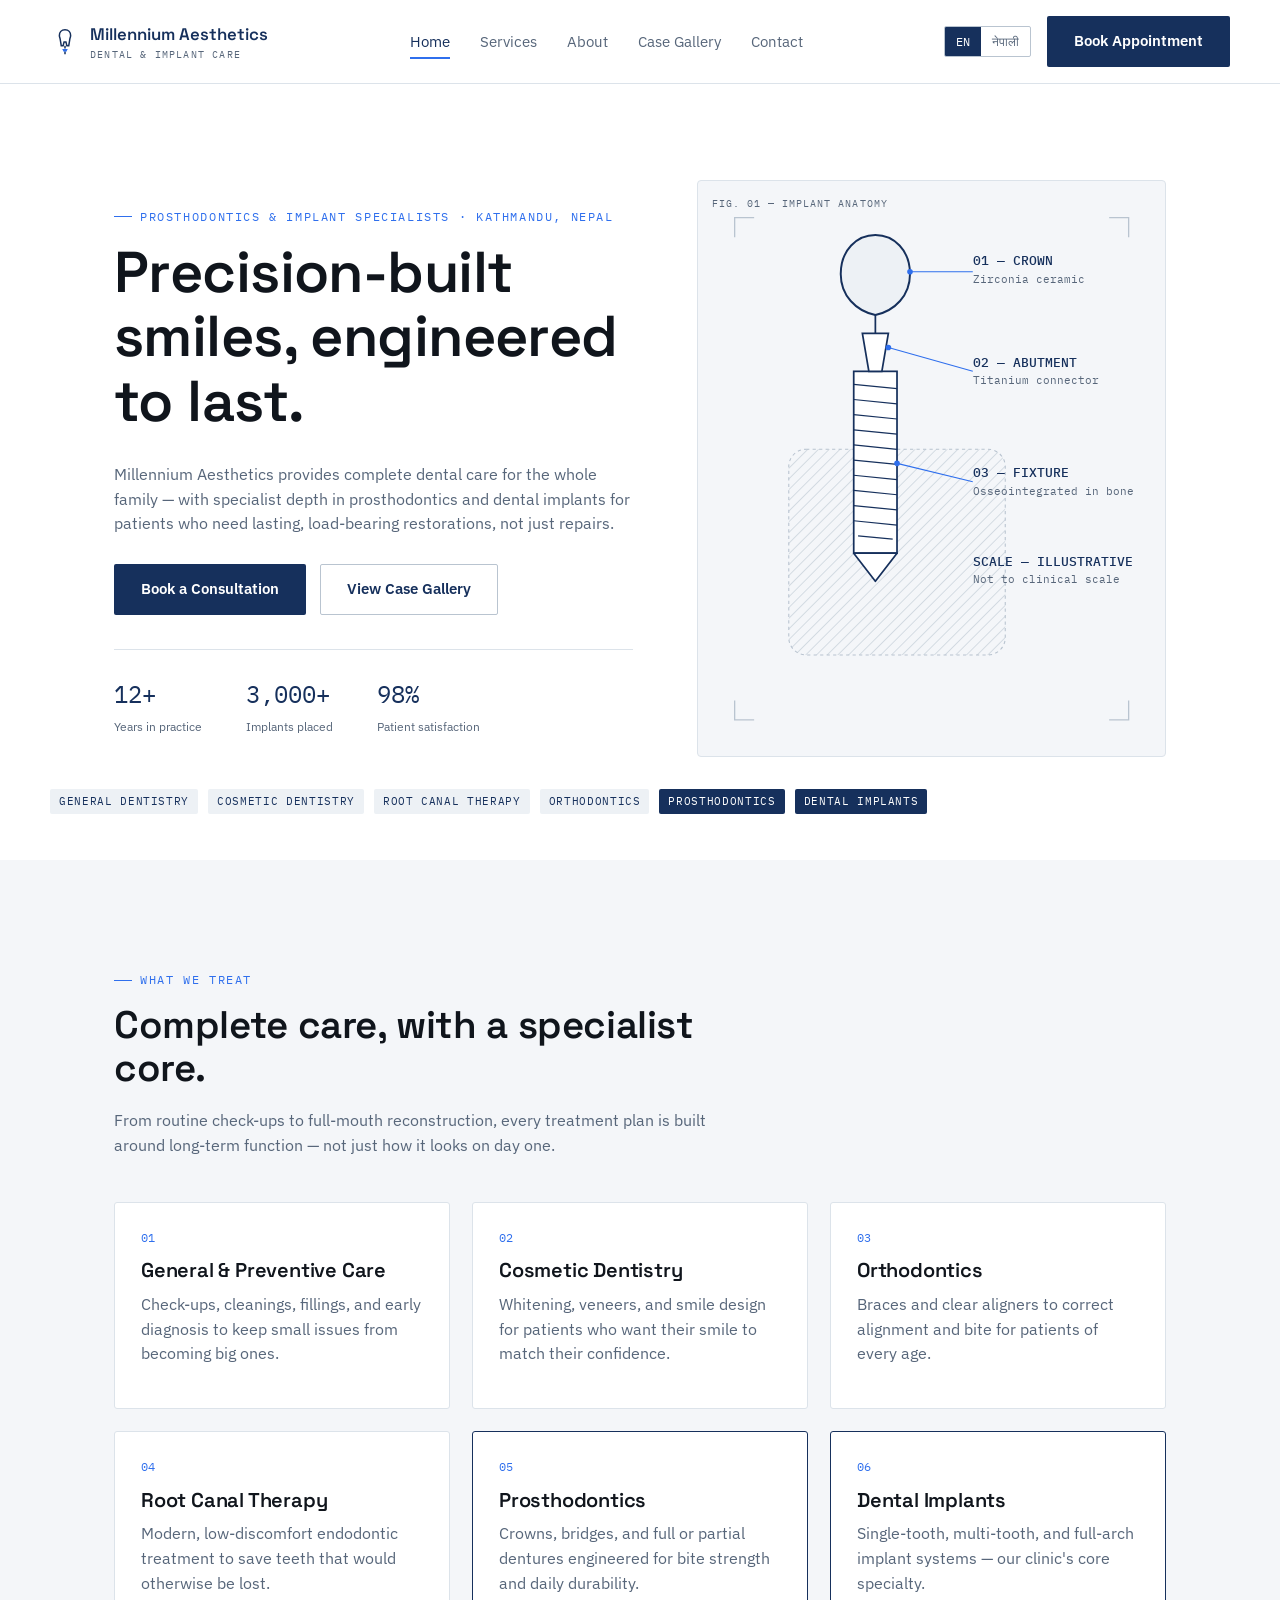
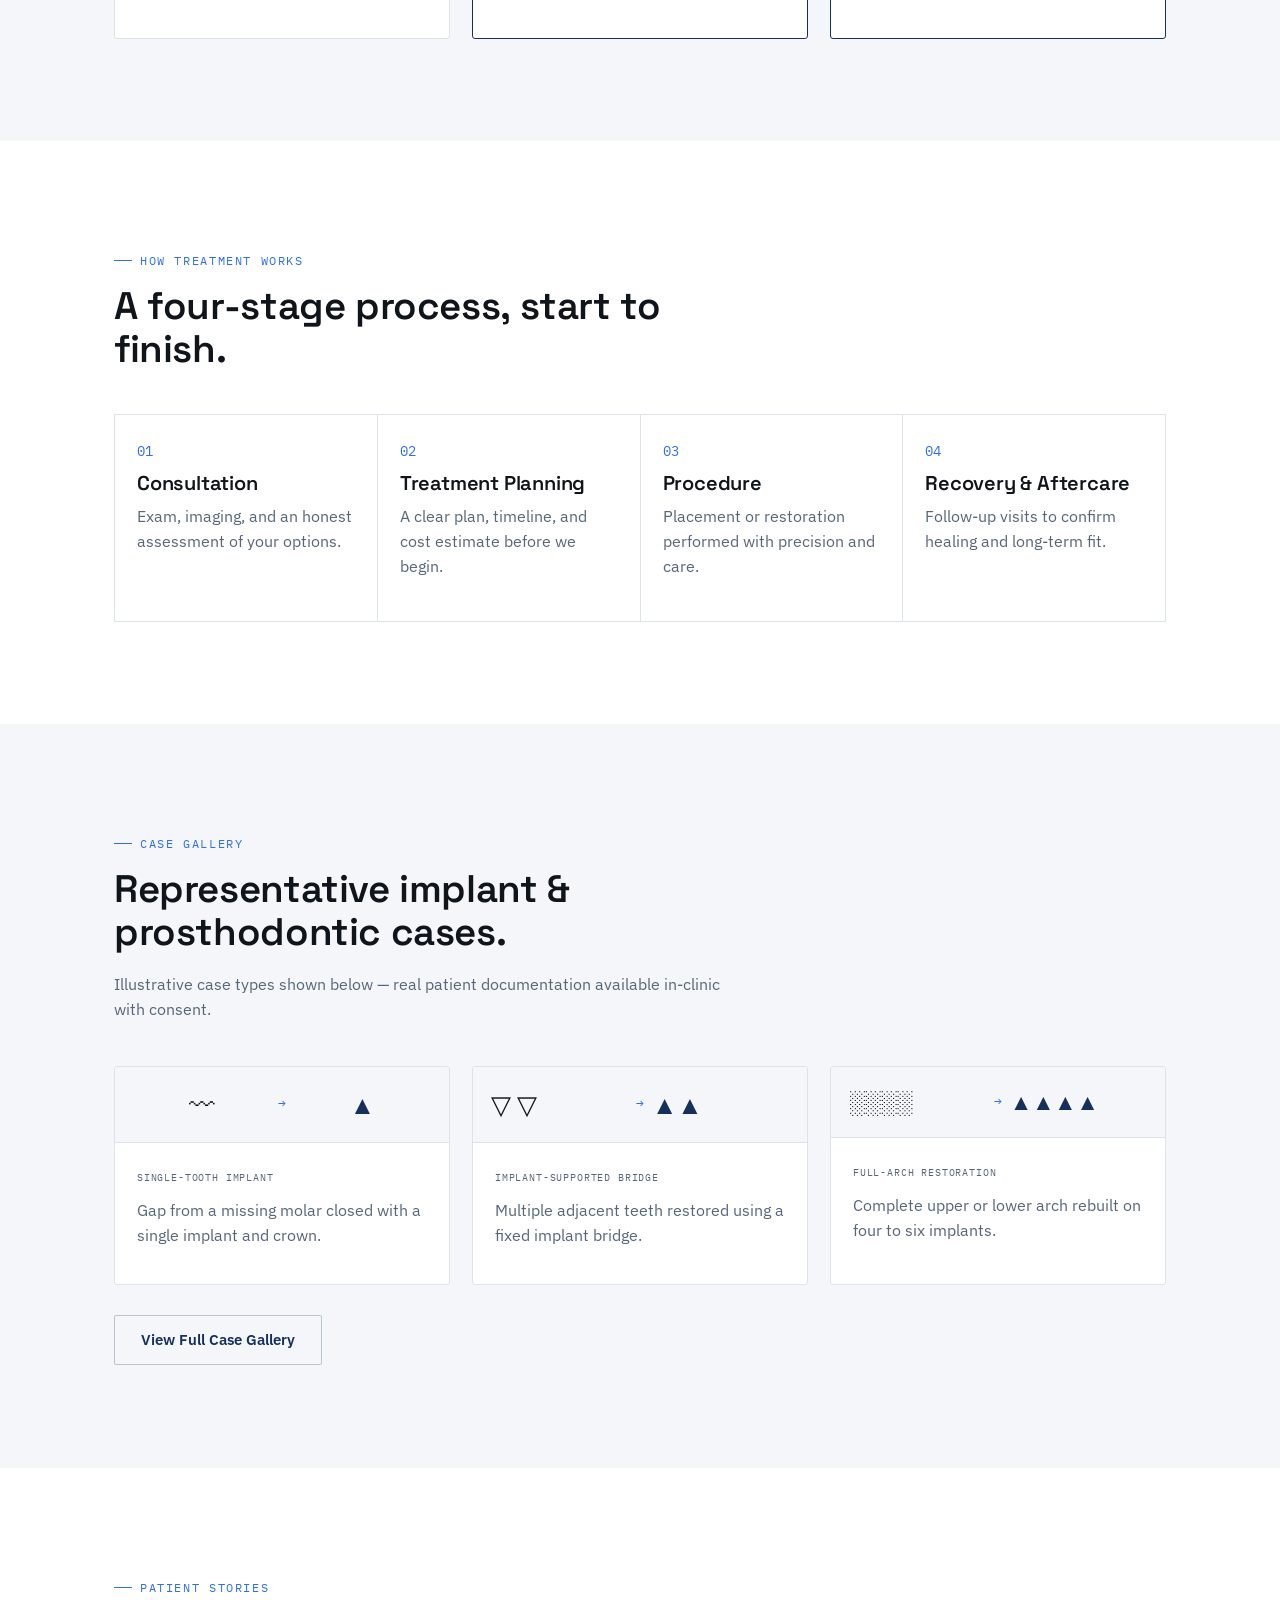
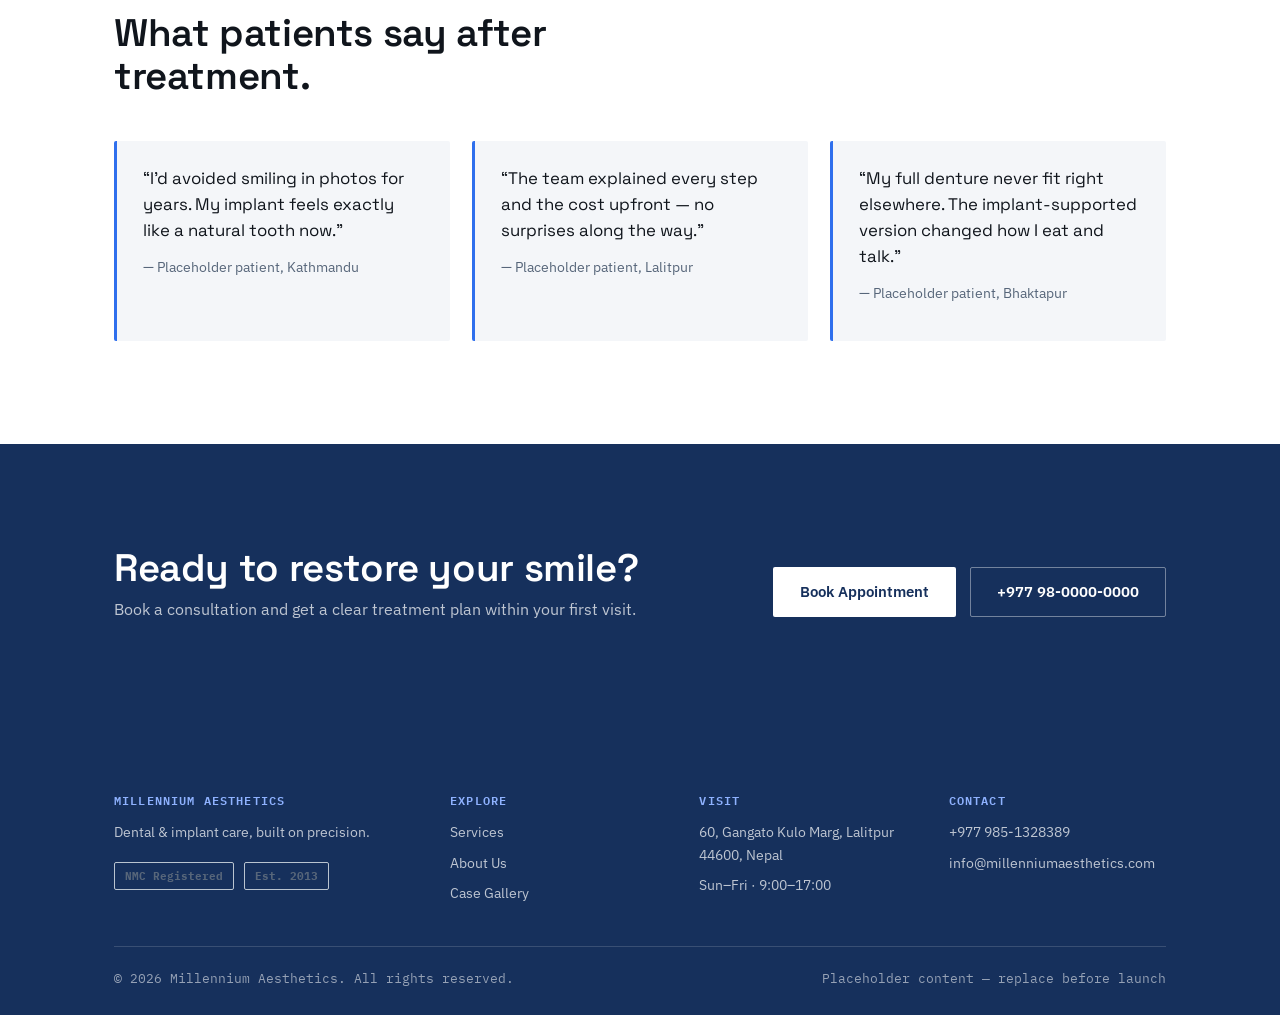
<file: index.html>
<!DOCTYPE html>
<html lang="en">
<head>
<meta charset="UTF-8">
<meta name="viewport" content="width=device-width, initial-scale=1.0">
<title>Millennium Aesthetics — Dental & Implant Care, Kathmandu</title>
<meta name="description" content="Millennium Aesthetics is a Kathmandu dental clinic specializing in prosthodontics and dental implants, alongside complete general dental care.">
<link rel="preconnect" href="https://fonts.googleapis.com">
<link href="https://fonts.googleapis.com/css2?family=Space+Grotesk:wght@500;600;700&family=IBM+Plex+Sans:wght@400;500;600&family=IBM+Plex+Mono:wght@400;500&display=swap" rel="stylesheet">
<link rel="stylesheet" href="css/style.css">
</head>
<body>

<header class="site-header">
  <div class="wrap nav">
    <a href="index.html" class="brand">
      <svg class="brand-mark" viewBox="0 0 32 32" aria-hidden="true">
        <path d="M16 4c-4 0-6 3-6 6 0 2 1 3 1 5l1 6h2l1-4h2l1 4h2l1-6c0-2 1-3 1-5 0-3-2-6-6-6z" fill="none" stroke="var(--blue-deep)" stroke-width="1.6"/>
        <line x1="16" y1="21" x2="16" y2="24" stroke="var(--blue-deep)" stroke-width="1.6"/>
        <path d="M13 24.5h6l-1.6 3h-2.8z" fill="var(--blue-signal)"/>
        <line x1="16" y1="27.5" x2="16" y2="30" stroke="var(--blue-deep)" stroke-width="1.6"/>
      </svg>
      <span>
        Millennium Aesthetics
        <span class="brand-sub" data-en="Dental &amp; Implant Care" data-np="डेन्टल तथा इम्प्लान्ट सेवा">Dental &amp; Implant Care</span>
      </span>
    </a>

    <nav>
      <ul class="nav-links">
        <li><a href="index.html" aria-current="page" data-en="Home" data-np="गृहपृष्ठ">Home</a></li>
        <li><a href="services.html" data-en="Services" data-np="सेवाहरू">Services</a></li>
        <li><a href="about.html" data-en="About" data-np="हाम्रोबारे">About</a></li>
        <li><a href="gallery.html" data-en="Case Gallery" data-np="केस ग्यालरी">Case Gallery</a></li>
        <li><a href="contact.html" data-en="Contact" data-np="सम्पर्क">Contact</a></li>
      </ul>
    </nav>

    <div class="nav-right">
      <div class="lang-toggle">
        <button type="button" class="active" data-lang="en">EN</button>
        <button type="button" data-lang="np">नेपाली</button>
      </div>
      <a href="contact.html" class="btn btn-primary nav-cta" data-en="Book Appointment" data-np="अपोइन्टमेन्ट बुक गर्नुहोस्">Book Appointment</a>
      <button class="nav-toggle" aria-label="Menu"><span></span><span></span><span></span></button>
    </div>
  </div>
</header>

<main>

  <!-- HERO -->
  <section class="hero">
    <div class="wrap hero-grid">
      <div>
        <span class="eyebrow" data-en="Prosthodontics &amp; Implant Specialists · Kathmandu, Nepal" data-np="प्रोस्थोडोन्टिक्स तथा इम्प्लान्ट विशेषज्ञ · काठमाडौं, नेपाल">Prosthodontics &amp; Implant Specialists · Kathmandu, Nepal</span>
        <h1 data-en="Precision-built smiles, engineered to last." data-np="सटीक ढंगले निर्मित मुस्कान, दिगो हुने गरी।">Precision-built smiles, engineered to last.</h1>
        <p data-en="Millennium Aesthetics provides complete dental care for the whole family — with specialist depth in prosthodontics and dental implants for patients who need lasting, load-bearing restorations, not just repairs." data-np="मिलेनियम एस्थेटिक्सले सम्पूर्ण परिवारका लागि पूर्ण डेन्टल सेवा प्रदान गर्दछ — साथै दिगो र भरपर्दो पुनर्स्थापना चाहिने बिरामीहरूका लागि प्रोस्थोडोन्टिक्स र डेन्टल इम्प्लान्टमा विशेष विज्ञता सहित।">Millennium Aesthetics provides complete dental care for the whole family — with specialist depth in prosthodontics and dental implants for patients who need lasting, load-bearing restorations, not just repairs.</p>

        <div class="hero-actions">
          <a href="contact.html" class="btn btn-primary" data-en="Book a Consultation" data-np="परामर्श बुक गर्नुहोस्">Book a Consultation</a>
          <a href="gallery.html" class="btn btn-ghost" data-en="View Case Gallery" data-np="केस ग्यालरी हेर्नुहोस्">View Case Gallery</a>
        </div>

        <div class="hero-stats">
          <div>
            <span class="stat-num">12+</span>
            <span class="stat-label" data-en="Years in practice" data-np="वर्षको अनुभव">Years in practice</span>
          </div>
          <div>
            <span class="stat-num">3,000+</span>
            <span class="stat-label" data-en="Implants placed" data-np="राखिएका इम्प्लान्टहरू">Implants placed</span>
          </div>
          <div>
            <span class="stat-num">98%</span>
            <span class="stat-label" data-en="Patient satisfaction" data-np="बिरामी सन्तुष्टि">Patient satisfaction</span>
          </div>
        </div>
      </div>

      <div class="blueprint-panel" data-tag="Fig. 01 — Implant Anatomy">
        <svg viewBox="0 0 380 480" role="img" aria-labelledby="implantTitle">
          <title id="implantTitle">Cross-section diagram of a dental implant: crown, abutment, and fixture</title>
          <defs>
            <pattern id="hatch-home" width="7" height="7" patternTransform="rotate(45)" patternUnits="userSpaceOnUse">
              <line x1="0" y1="0" x2="0" y2="7" stroke="var(--line-strong)" stroke-width="1"/>
            </pattern>
          </defs>

          <!-- corner brackets -->
          <path d="M8,26 L8,8 L26,8" fill="none" stroke="var(--line-strong)" stroke-width="1.2"/>
          <path d="M372,26 L372,8 L354,8" fill="none" stroke="var(--line-strong)" stroke-width="1.2"/>
          <path d="M8,454 L8,472 L26,472" fill="none" stroke="var(--line-strong)" stroke-width="1.2"/>
          <path d="M372,454 L372,472 L354,472" fill="none" stroke="var(--line-strong)" stroke-width="1.2"/>

          <!-- bone cross-section -->
          <rect x="58" y="222" width="200" height="190" rx="16" fill="url(#hatch-home)" stroke="var(--line-strong)" stroke-width="1" stroke-dasharray="3 3"/>

          <!-- fixture (implant screw) -->
          <rect x="118" y="150" width="40" height="168" fill="#fff" stroke="var(--blue-deep)" stroke-width="1.6"/>
          <path d="M118,318 L158,318 L138,344 Z" fill="#fff" stroke="var(--blue-deep)" stroke-width="1.6" stroke-linejoin="round"/>
          <g stroke="var(--blue-deep)" stroke-width="1.1">
            <line x1="118" y1="162" x2="158" y2="166"/>
            <line x1="118" y1="176" x2="158" y2="180"/>
            <line x1="118" y1="190" x2="158" y2="194"/>
            <line x1="118" y1="204" x2="158" y2="208"/>
            <line x1="118" y1="218" x2="158" y2="222"/>
            <line x1="118" y1="232" x2="158" y2="236"/>
            <line x1="118" y1="246" x2="158" y2="250"/>
            <line x1="118" y1="260" x2="158" y2="264"/>
            <line x1="118" y1="274" x2="158" y2="278"/>
            <line x1="118" y1="288" x2="158" y2="292"/>
            <line x1="122" y1="302" x2="154" y2="305"/>
          </g>

          <!-- abutment -->
          <path d="M126,115 L150,115 L144,150 L132,150 Z" fill="#fff" stroke="var(--blue-deep)" stroke-width="1.6"/>

          <!-- connector -->
          <line x1="138" y1="96" x2="138" y2="115" stroke="var(--blue-deep)" stroke-width="1.6"/>

          <!-- crown -->
          <path d="M106,60 C106,38 121,24 138,24 C155,24 170,38 170,60 C170,80 156,94 138,98 C120,94 106,80 106,60 Z"
                fill="var(--zirconia)" stroke="var(--blue-deep)" stroke-width="1.8"/>

          <!-- leader lines + labels -->
          <line x1="170" y1="58" x2="228" y2="58" stroke="var(--blue-signal)" stroke-width="1"/>
          <circle cx="170" cy="58" r="2.6" fill="var(--blue-signal)"/>
          <text x="228" y="52" class="bp-num">01 — CROWN</text>
          <text x="228" y="68" class="bp-sub">Zirconia ceramic</text>

          <line x1="150" y1="128" x2="228" y2="150" stroke="var(--blue-signal)" stroke-width="1"/>
          <circle cx="150" cy="128" r="2.6" fill="var(--blue-signal)"/>
          <text x="228" y="146" class="bp-num">02 — ABUTMENT</text>
          <text x="228" y="162" class="bp-sub">Titanium connector</text>

          <line x1="158" y1="235" x2="228" y2="252" stroke="var(--blue-signal)" stroke-width="1"/>
          <circle cx="158" cy="235" r="2.6" fill="var(--blue-signal)"/>
          <text x="228" y="248" class="bp-num">03 — FIXTURE</text>
          <text x="228" y="264" class="bp-sub">Osseointegrated in bone</text>

          <text x="228" y="330" class="bp-num" fill="var(--ink-soft)">SCALE — ILLUSTRATIVE</text>
          <text x="228" y="346" class="bp-sub">Not to clinical scale</text>
        </svg>
      </div>
    </div>
  </section>

  <!-- SERVICE CHIPS -->
  <section class="wrap" style="padding: 10px 0 40px;">
    <div>
      <span class="tag">General Dentistry</span>
      <span class="tag">Cosmetic Dentistry</span>
      <span class="tag">Root Canal Therapy</span>
      <span class="tag">Orthodontics</span>
      <span class="tag" style="background: var(--blue-deep); color:#fff;">Prosthodontics</span>
      <span class="tag" style="background: var(--blue-deep); color:#fff;">Dental Implants</span>
    </div>
  </section>

  <!-- WHAT WE TREAT -->
  <section class="section section--soft">
    <div class="wrap">
      <div class="section-head">
        <span class="eyebrow" data-en="What We Treat" data-np="हामीले उपचार गर्ने क्षेत्रहरू">What We Treat</span>
        <h2 data-en="Complete care, with a specialist core." data-np="विशेषज्ञ केन्द्रित पूर्ण डेन्टल सेवा।">Complete care, with a specialist core.</h2>
        <p data-en="From routine check-ups to full-mouth reconstruction, every treatment plan is built around long-term function — not just how it looks on day one." data-np="नियमित जाँचदेखि पूर्ण मुख पुनर्निर्माणसम्म, हरेक उपचार योजना दीर्घकालीन कार्यक्षमतालाई ध्यानमा राखेर बनाइन्छ।">From routine check-ups to full-mouth reconstruction, every treatment plan is built around long-term function — not just how it looks on day one.</p>
      </div>

      <div class="grid-3">
        <div class="card">
          <span class="card-index">01</span>
          <h3 data-en="General &amp; Preventive Care" data-np="सामान्य तथा रोकथाम सेवा">General &amp; Preventive Care</h3>
          <p data-en="Check-ups, cleanings, fillings, and early diagnosis to keep small issues from becoming big ones." data-np="साना समस्या ठूलो नहुँदै रोकथाम गर्न नियमित जाँच, सफाइ, फिलिङ र समयमै निदान।">Check-ups, cleanings, fillings, and early diagnosis to keep small issues from becoming big ones.</p>
        </div>
        <div class="card">
          <span class="card-index">02</span>
          <h3 data-en="Cosmetic Dentistry" data-np="कस्मेटिक डेन्टिस्ट्री">Cosmetic Dentistry</h3>
          <p data-en="Whitening, veneers, and smile design for patients who want their smile to match their confidence." data-np="आत्मविश्वास झल्काउने मुस्कानका लागि व्हाइटनिङ, भेनियर र स्माइल डिजाइन।">Whitening, veneers, and smile design for patients who want their smile to match their confidence.</p>
        </div>
        <div class="card">
          <span class="card-index">03</span>
          <h3 data-en="Orthodontics" data-np="अर्थोडोन्टिक्स">Orthodontics</h3>
          <p data-en="Braces and clear aligners to correct alignment and bite for patients of every age." data-np="सबै उमेरका बिरामीका लागि ब्रेस र क्लियर एलाइनर।">Braces and clear aligners to correct alignment and bite for patients of every age.</p>
        </div>
        <div class="card">
          <span class="card-index">04</span>
          <h3 data-en="Root Canal Therapy" data-np="रुट क्यानल उपचार">Root Canal Therapy</h3>
          <p data-en="Modern, low-discomfort endodontic treatment to save teeth that would otherwise be lost." data-np="अन्यथा गुम्ने दाँत बचाउन आधुनिक र कम पीडादायी उपचार।">Modern, low-discomfort endodontic treatment to save teeth that would otherwise be lost.</p>
        </div>
        <div class="card" style="border-color: var(--blue-deep);">
          <span class="card-index">05</span>
          <h3 data-en="Prosthodontics" data-np="प्रोस्थोडोन्टिक्स">Prosthodontics</h3>
          <p data-en="Crowns, bridges, and full or partial dentures engineered for bite strength and daily durability." data-np="टिकाउ र बलियो टोक्ने क्षमताका लागि क्राउन, ब्रिज, र पूर्ण वा आंशिक डेन्चर।">Crowns, bridges, and full or partial dentures engineered for bite strength and daily durability.</p>
        </div>
        <div class="card" style="border-color: var(--blue-deep);">
          <span class="card-index">06</span>
          <h3 data-en="Dental Implants" data-np="डेन्टल इम्प्लान्ट">Dental Implants</h3>
          <p data-en="Single-tooth, multi-tooth, and full-arch implant systems — our clinic's core specialty." data-np="एकल दाँत, बहु-दाँत, र पूर्ण आर्च इम्प्लान्ट प्रणाली — हाम्रो क्लिनिकको मुख्य विशेषज्ञता।">Single-tooth, multi-tooth, and full-arch implant systems — our clinic's core specialty.</p>
        </div>
      </div>
    </div>
  </section>

  <!-- PROCESS -->
  <section class="section">
    <div class="wrap">
      <div class="section-head">
        <span class="eyebrow" data-en="How Treatment Works" data-np="उपचार प्रक्रिया">How Treatment Works</span>
        <h2 data-en="A four-stage process, start to finish." data-np="सुरुदेखि अन्त्यसम्म चार चरणको प्रक्रिया।">A four-stage process, start to finish.</h2>
      </div>

      <div class="process-list">
        <div class="process-step">
          <span class="process-num">01</span>
          <h3 data-en="Consultation" data-np="परामर्श">Consultation</h3>
          <p data-en="Exam, imaging, and an honest assessment of your options." data-np="जाँच, इमेजिङ, र विकल्पहरूको इमानदार मूल्यांकन।">Exam, imaging, and an honest assessment of your options.</p>
        </div>
        <div class="process-step">
          <span class="process-num">02</span>
          <h3 data-en="Treatment Planning" data-np="उपचार योजना">Treatment Planning</h3>
          <p data-en="A clear plan, timeline, and cost estimate before we begin." data-np="सुरु गर्नुअघि स्पष्ट योजना, समयतालिका, र लागत अनुमान।">A clear plan, timeline, and cost estimate before we begin.</p>
        </div>
        <div class="process-step">
          <span class="process-num">03</span>
          <h3 data-en="Procedure" data-np="प्रक्रिया">Procedure</h3>
          <p data-en="Placement or restoration performed with precision and care." data-np="सटीकता र सावधानीका साथ प्लेसमेन्ट वा पुनर्स्थापना।">Placement or restoration performed with precision and care.</p>
        </div>
        <div class="process-step">
          <span class="process-num">04</span>
          <h3 data-en="Recovery &amp; Aftercare" data-np="स्याहार तथा फलोअप">Recovery &amp; Aftercare</h3>
          <p data-en="Follow-up visits to confirm healing and long-term fit." data-np="निको हुने प्रक्रिया र दिगो फिट सुनिश्चित गर्न फलोअप भेटघाट।">Follow-up visits to confirm healing and long-term fit.</p>
        </div>
      </div>
    </div>
  </section>

  <!-- FEATURED CASES -->
  <section class="section section--soft">
    <div class="wrap">
      <div class="section-head">
        <span class="eyebrow" data-en="Case Gallery" data-np="केस ग्यालरी">Case Gallery</span>
        <h2 data-en="Representative implant &amp; prosthodontic cases." data-np="प्रतिनिधि इम्प्लान्ट तथा प्रोस्थोडोन्टिक केसहरू।">Representative implant &amp; prosthodontic cases.</h2>
        <p data-en="Illustrative case types shown below — real patient documentation available in-clinic with consent." data-np="तल देखाइएका केस प्रकारहरू उदाहरणस्वरूप हुन् — वास्तविक बिरामी विवरण सहमतिका साथ क्लिनिकमा उपलब्ध छ।">Illustrative case types shown below — real patient documentation available in-clinic with consent.</p>
      </div>

      <div class="grid-3">
        <div class="case-card">
          <div class="case-visual">
            <span style="font-size:1.6rem; text-align:center;">〰︎</span>
            <span class="arrow">→</span>
            <span style="font-size:1.6rem; text-align:center; color:var(--blue-deep);">▲</span>
          </div>
          <div class="case-body">
            <span class="case-label" data-en="Single-Tooth Implant" data-np="एकल-दाँत इम्प्लान्ट">Single-Tooth Implant</span>
            <p style="margin-top:10px;" data-en="Gap from a missing molar closed with a single implant and crown." data-np="गुमेको दाढीको खाली ठाउँ एउटा इम्प्लान्ट र क्राउनले भरिएको।">Gap from a missing molar closed with a single implant and crown.</p>
          </div>
        </div>
        <div class="case-card">
          <div class="case-visual">
            <span style="font-size:1.6rem;">▽ ▽</span>
            <span class="arrow">→</span>
            <span style="font-size:1.6rem; color:var(--blue-deep);">▲▲</span>
          </div>
          <div class="case-body">
            <span class="case-label" data-en="Implant-Supported Bridge" data-np="इम्प्लान्ट-समर्थित ब्रिज">Implant-Supported Bridge</span>
            <p style="margin-top:10px;" data-en="Multiple adjacent teeth restored using a fixed implant bridge." data-np="धेरै छेउछाउका दाँतहरू फिक्स्ड इम्प्लान्ट ब्रिजबाट पुनर्स्थापना।">Multiple adjacent teeth restored using a fixed implant bridge.</p>
          </div>
        </div>
        <div class="case-card">
          <div class="case-visual">
            <span style="font-size:1.4rem;">░░░░</span>
            <span class="arrow">→</span>
            <span style="font-size:1.4rem; color:var(--blue-deep);">▲▲▲▲</span>
          </div>
          <div class="case-body">
            <span class="case-label" data-en="Full-Arch Restoration" data-np="पूर्ण आर्च पुनर्स्थापना">Full-Arch Restoration</span>
            <p style="margin-top:10px;" data-en="Complete upper or lower arch rebuilt on four to six implants." data-np="चार देखि छ इम्प्लान्टमा आधारित पूर्ण माथिल्लो वा तल्लो आर्च।">Complete upper or lower arch rebuilt on four to six implants.</p>
          </div>
        </div>
      </div>

      <div style="margin-top: 30px;">
        <a href="gallery.html" class="btn btn-ghost" data-en="View Full Case Gallery" data-np="पूर्ण केस ग्यालरी हेर्नुहोस्">View Full Case Gallery</a>
      </div>
    </div>
  </section>

  <!-- TESTIMONIALS -->
  <section class="section">
    <div class="wrap">
      <div class="section-head">
        <span class="eyebrow" data-en="Patient Stories" data-np="बिरामीका अनुभव">Patient Stories</span>
        <h2 data-en="What patients say after treatment." data-np="उपचारपछि बिरामीहरूको भनाइ।">What patients say after treatment.</h2>
      </div>
      <div class="grid-3">
        <div class="testimonial-card">
          <p class="testimonial-quote">“I'd avoided smiling in photos for years. My implant feels exactly like a natural tooth now.”</p>
          <p class="testimonial-name">— Placeholder patient, Kathmandu</p>
        </div>
        <div class="testimonial-card">
          <p class="testimonial-quote">“The team explained every step and the cost upfront — no surprises along the way.”</p>
          <p class="testimonial-name">— Placeholder patient, Lalitpur</p>
        </div>
        <div class="testimonial-card">
          <p class="testimonial-quote">“My full denture never fit right elsewhere. The implant-supported version changed how I eat and talk.”</p>
          <p class="testimonial-name">— Placeholder patient, Bhaktapur</p>
        </div>
      </div>
    </div>
  </section>

  <!-- CTA -->
  <section class="section section--navy">
    <div class="wrap" style="display:flex; align-items:center; justify-content:space-between; flex-wrap:wrap; gap:24px;">
      <div>
        <h2 style="margin-bottom:8px;" data-en="Ready to restore your smile?" data-np="आफ्नो मुस्कान पुनर्स्थापना गर्न तयार हुनुहुन्छ?">Ready to restore your smile?</h2>
        <p data-en="Book a consultation and get a clear treatment plan within your first visit." data-np="परामर्श बुक गर्नुहोस् र पहिलो भेटमै स्पष्ट उपचार योजना पाउनुहोस्।">Book a consultation and get a clear treatment plan within your first visit.</p>
      </div>
      <div style="display:flex; gap:14px; flex-wrap:wrap;">
        <a href="contact.html" class="btn btn-on-navy" data-en="Book Appointment" data-np="अपोइन्टमेन्ट बुक गर्नुहोस्">Book Appointment</a>
        <a href="tel:+9779800000000" class="btn" style="border:1px solid rgba(255,255,255,0.4); color:#fff;">+977 98-0000-0000</a>
      </div>
    </div>
  </section>

</main>

<footer class="site-footer">
  <div class="wrap">
    <div class="footer-grid">
      <div>
        <h4 data-en="Millennium Aesthetics" data-np="मिलेनियम एस्थेटिक्स">Millennium Aesthetics</h4>
        <p data-en="Dental &amp; implant care, built on precision." data-np="सटीकतामा आधारित डेन्टल तथा इम्प्लान्ट सेवा।">Dental &amp; implant care, built on precision.</p>
        <div class="badge-row">
          <span class="badge" style="font-weight: bold;">NMC Registered</span>
          <span class="badge"><b><b>Est. 2013</b></b></span>
        </div>
      </div>
      <div>
        <h4 data-en="Explore" data-np="पेजहरू">Explore</h4>
        <a href="services.html" data-en="Services" data-np="सेवाहरू">Services</a>
        <a href="about.html" data-en="About Us" data-np="हाम्रोबारे">About Us</a>
        <a href="gallery.html" data-en="Case Gallery" data-np="केस ग्यालरी">Case Gallery</a>
      </div>
      <div>
        <h4 data-en="Visit" data-np="ठेगाना">Visit</h4>
        <p>60, Gangato Kulo Marg, Lalitpur 44600, Nepal</p>
        <p>Sun–Fri · 9:00–17:00</p>
      </div>
      <div>
        <h4 data-en="Contact" data-np="सम्पर्क">Contact</h4>
        <a href="tel:+9779851328289">+977 985-1328389</a>
        <a href="mailto:radhika125maharjan@gmail.com">info@millenniumaesthetics.com</a>
      </div>
    </div>
    <div class="footer-bottom">
      <span>© <span class="year">2026</span> Millennium Aesthetics. All rights reserved.</span>
      <span data-en="Placeholder content — replace before launch" data-np="प्लेसहोल्डर सामग्री — सुरु गर्नुअघि परिवर्तन गर्नुहोस्">Placeholder content — replace before launch</span>
    </div>
  </div>
</footer>

<script src="js/main.js"></script>
</body>
</html>
</file>
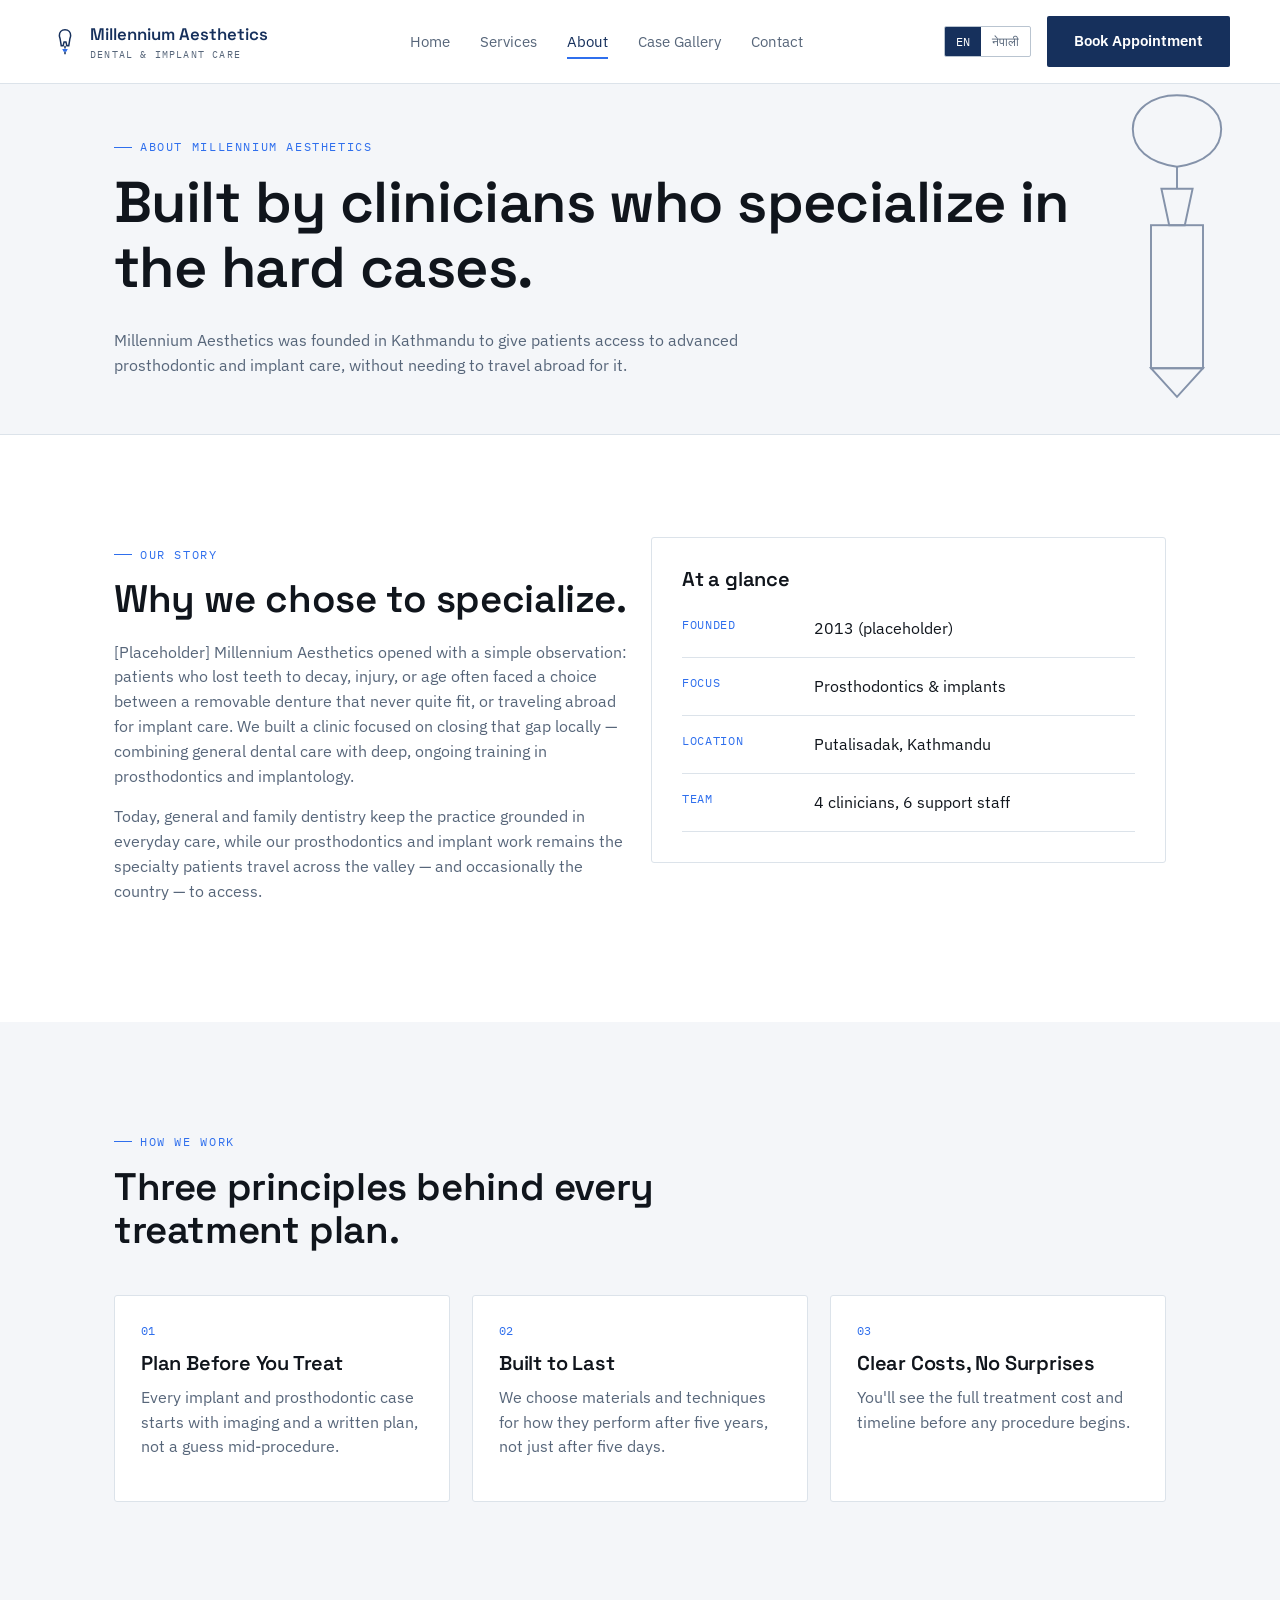
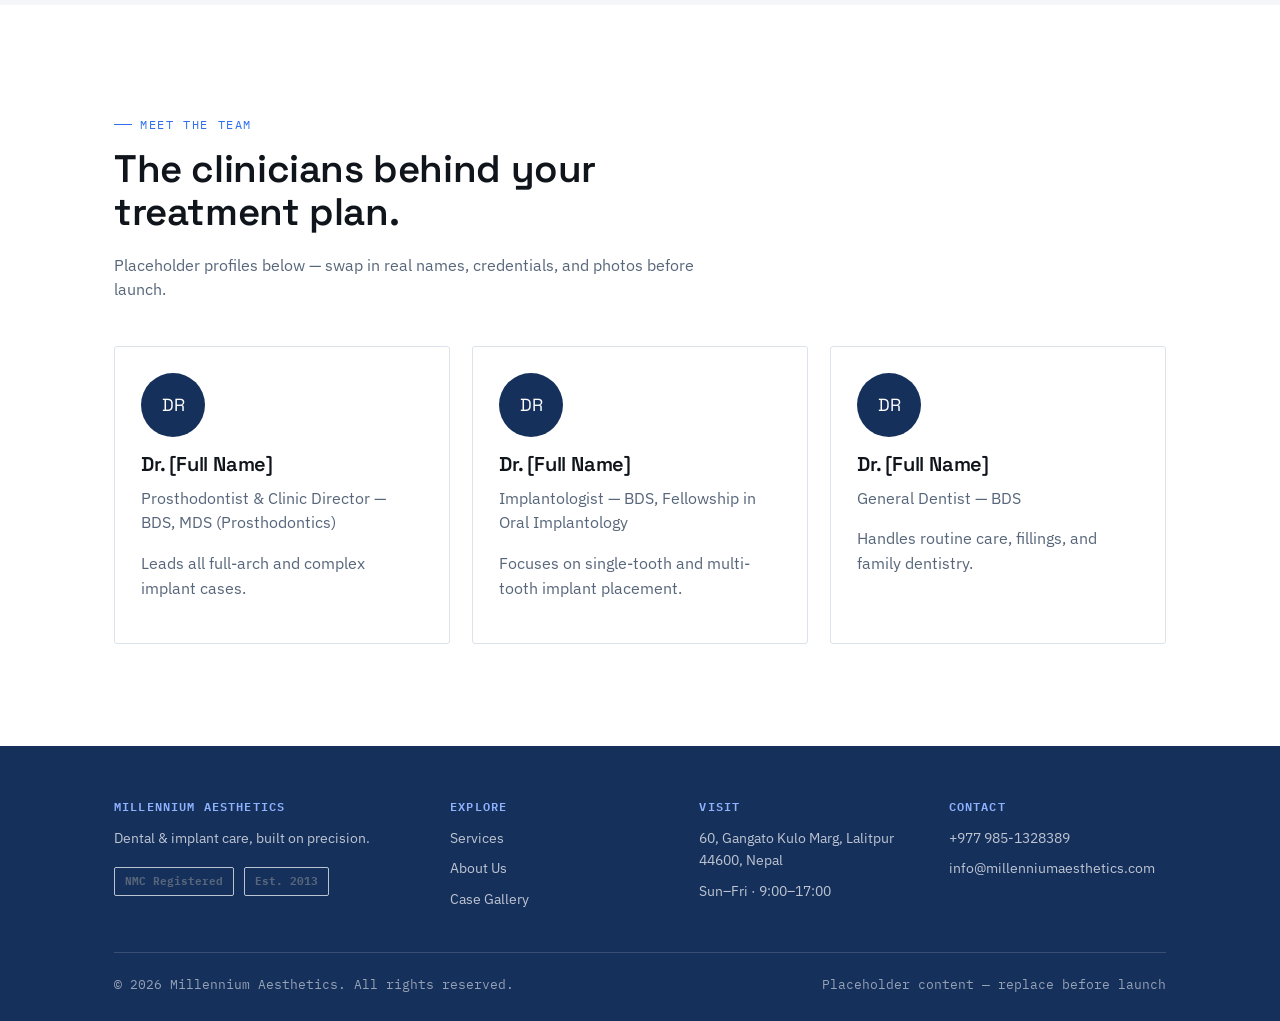
<file: about.html>
<!DOCTYPE html>
<html lang="en">
<head>
<meta charset="UTF-8">
<meta name="viewport" content="width=device-width, initial-scale=1.0">
<title>About — Millennium Aesthetics</title>
<meta name="description" content="Meet the team at Millennium Aesthetics, a Kathmandu dental clinic specializing in prosthodontics and implants.">
<link rel="preconnect" href="https://fonts.googleapis.com">
<link href="https://fonts.googleapis.com/css2?family=Space+Grotesk:wght@500;600;700&family=IBM+Plex+Sans:wght@400;500;600&family=IBM+Plex+Mono:wght@400;500&display=swap" rel="stylesheet">
<link rel="stylesheet" href="css/style.css">
</head>
<body>

<header class="site-header">
  <div class="wrap nav">
    <a href="index.html" class="brand">
      <svg class="brand-mark" viewBox="0 0 32 32" aria-hidden="true">
        <path d="M16 4c-4 0-6 3-6 6 0 2 1 3 1 5l1 6h2l1-4h2l1 4h2l1-6c0-2 1-3 1-5 0-3-2-6-6-6z" fill="none" stroke="var(--blue-deep)" stroke-width="1.6"/>
        <line x1="16" y1="21" x2="16" y2="24" stroke="var(--blue-deep)" stroke-width="1.6"/>
        <path d="M13 24.5h6l-1.6 3h-2.8z" fill="var(--blue-signal)"/>
        <line x1="16" y1="27.5" x2="16" y2="30" stroke="var(--blue-deep)" stroke-width="1.6"/>
      </svg>
      <span>
        Millennium Aesthetics
        <span class="brand-sub" data-en="Dental &amp; Implant Care" data-np="डेन्टल तथा इम्प्लान्ट सेवा">Dental &amp; Implant Care</span>
      </span>
    </a>
    <nav>
      <ul class="nav-links">
        <li><a href="index.html" data-en="Home" data-np="गृहपृष्ठ">Home</a></li>
        <li><a href="services.html" data-en="Services" data-np="सेवाहरू">Services</a></li>
        <li><a href="about.html" aria-current="page" data-en="About" data-np="हाम्रोबारे">About</a></li>
        <li><a href="gallery.html" data-en="Case Gallery" data-np="केस ग्यालरी">Case Gallery</a></li>
        <li><a href="contact.html" data-en="Contact" data-np="सम्पर्क">Contact</a></li>
      </ul>
    </nav>
    <div class="nav-right">
      <div class="lang-toggle">
        <button type="button" class="active" data-lang="en">EN</button>
        <button type="button" data-lang="np">नेपाली</button>
      </div>
      <a href="contact.html" class="btn btn-primary nav-cta" data-en="Book Appointment" data-np="अपोइन्टमेन्ट बुक गर्नुहोस्">Book Appointment</a>
      <button class="nav-toggle" aria-label="Menu"><span></span><span></span><span></span></button>
    </div>
  </div>
</header>

<main>

  <section class="page-hero">
    <div class="wrap">
      <span class="eyebrow" data-en="About Millennium Aesthetics" data-np="मिलेनियम एस्थेटिक्सबारे">About Millennium Aesthetics</span>
      <h1 data-en="Built by clinicians who specialize in the hard cases." data-np="जटिल केसमा विशेषज्ञता भएका चिकित्सकहरूद्वारा स्थापित।">Built by clinicians who specialize in the hard cases.</h1>
      <p style="max-width:640px;" data-en="Millennium Aesthetics was founded in Kathmandu to give patients access to advanced prosthodontic and implant care, without needing to travel abroad for it." data-np="विदेश जानु नपरोस् भनेर काठमाडौंमा नै उन्नत प्रोस्थोडोन्टिक तथा इम्प्लान्ट सेवा दिन मिलेनियम एस्थेटिक्स स्थापना गरिएको हो।">Millennium Aesthetics was founded in Kathmandu to give patients access to advanced prosthodontic and implant care, without needing to travel abroad for it.</p>
    </div>
    <svg class="page-hero-mark" viewBox="0 0 200 260" aria-hidden="true">
      <path d="M56,30 C56,15 71,4 90,4 C109,4 124,15 124,30 C124,45 112,56 90,59 C68,56 56,45 56,30 Z" fill="none" stroke="var(--blue-deep)" stroke-width="1.5"/>
      <line x1="90" y1="59" x2="90" y2="76" stroke="var(--blue-deep)" stroke-width="1.5"/>
      <path d="M78,76 L102,76 L96,104 L84,104 Z" fill="none" stroke="var(--blue-deep)" stroke-width="1.5"/>
      <rect x="70" y="104" width="40" height="110" fill="none" stroke="var(--blue-deep)" stroke-width="1.5"/>
      <path d="M70,214 L110,214 L90,236 Z" fill="none" stroke="var(--blue-deep)" stroke-width="1.5"/>
    </svg>
  </section>

  <!-- STORY -->
  <section class="section">
    <div class="wrap grid-2" style="align-items:start;">
      <div>
        <span class="eyebrow" data-en="Our Story" data-np="हाम्रो कथा">Our Story</span>
        <h2 data-en="Why we chose to specialize." data-np="हामीले किन विशेषज्ञता छान्यौं।">Why we chose to specialize.</h2>
        <p data-en="[Placeholder] Millennium Aesthetics opened with a simple observation: patients who lost teeth to decay, injury, or age often faced a choice between a removable denture that never quite fit, or traveling abroad for implant care. We built a clinic focused on closing that gap locally — combining general dental care with deep, ongoing training in prosthodontics and implantology." data-np="[प्लेसहोल्डर] मिलेनियम एस्थेटिक्स एउटा सामान्य अवलोकनबाट सुरु भयो: कुहिने, चोटपटक वा उमेरका कारण दाँत गुमाएका बिरामीहरूले प्रायः न मिल्ने हटाउन मिल्ने डेन्चर वा इम्प्लान्ट उपचारका लागि विदेश जानुपर्ने अवस्थाको सामना गर्थे। हामीले सामान्य डेन्टल सेवा र प्रोस्थोडोन्टिक्स तथा इम्प्लान्टोलोजीमा गहिरो तालिमलाई संगालेर यो कमी स्थानीय रूपमै पूरा गर्ने क्लिनिक बनायौं।">[Placeholder] Millennium Aesthetics opened with a simple observation: patients who lost teeth to decay, injury, or age often faced a choice between a removable denture that never quite fit, or traveling abroad for implant care. We built a clinic focused on closing that gap locally — combining general dental care with deep, ongoing training in prosthodontics and implantology.</p>
        <p data-en="Today, general and family dentistry keep the practice grounded in everyday care, while our prosthodontics and implant work remains the specialty patients travel across the valley — and occasionally the country — to access." data-np="आज, सामान्य तथा पारिवारिक डेन्टिस्ट्रीले दैनिक सेवालाई टिकाइराखेको छ, भने हाम्रो प्रोस्थोडोन्टिक्स र इम्प्लान्ट सेवा नै त्यो विशेषज्ञता हो जसका लागि बिरामीहरू उपत्यकाभर — कहिलेकाहीं देशभरबाट नै — आउने गर्छन्।">Today, general and family dentistry keep the practice grounded in everyday care, while our prosthodontics and implant work remains the specialty patients travel across the valley — and occasionally the country — to access.</p>
      </div>
      <div class="card" style="padding:30px;">
        <h3 data-en="At a glance" data-np="एक नजरमा">At a glance</h3>
        <ul class="info-list">
          <li><span class="k" data-en="Founded" data-np="स्थापना">Founded</span><span>2013 (placeholder)</span></li>
          <li><span class="k" data-en="Focus" data-np="फोकस">Focus</span><span data-en="Prosthodontics &amp; implants" data-np="प्रोस्थोडोन्टिक्स तथा इम्प्लान्ट">Prosthodontics &amp; implants</span></li>
          <li><span class="k" data-en="Location" data-np="स्थान">Location</span><span>Putalisadak, Kathmandu</span></li>
          <li><span class="k" data-en="Team" data-np="टिम">Team</span><span data-en="4 clinicians, 6 support staff" data-np="४ चिकित्सक, ६ सहायक कर्मचारी">4 clinicians, 6 support staff</span></li>
        </ul>
      </div>
    </div>
  </section>

  <!-- VALUES -->
  <section class="section section--soft">
    <div class="wrap">
      <div class="section-head">
        <span class="eyebrow" data-en="How We Work" data-np="हामी कसरी काम गर्छौं">How We Work</span>
        <h2 data-en="Three principles behind every treatment plan." data-np="हरेक उपचार योजनामा तीन सिद्धान्त।">Three principles behind every treatment plan.</h2>
      </div>
      <div class="grid-3">
        <div class="card">
          <span class="card-index">01</span>
          <h3 data-en="Plan Before You Treat" data-np="उपचारअघि योजना">Plan Before You Treat</h3>
          <p data-en="Every implant and prosthodontic case starts with imaging and a written plan, not a guess mid-procedure." data-np="हरेक इम्प्लान्ट तथा प्रोस्थोडोन्टिक केस इमेजिङ र लिखित योजनाबाट सुरु हुन्छ, प्रक्रियाको बीचमा अड्कल गरेर होइन।">Every implant and prosthodontic case starts with imaging and a written plan, not a guess mid-procedure.</p>
        </div>
        <div class="card">
          <span class="card-index">02</span>
          <h3 data-en="Built to Last" data-np="दिगो हुने गरी निर्मित">Built to Last</h3>
          <p data-en="We choose materials and techniques for how they perform after five years, not just after five days." data-np="हामी सामग्री र प्रविधि छनोट गर्दा पाँच दिनपछि होइन, पाँच वर्षपछि कस्तो हुन्छ भनेर हेर्छौं।">We choose materials and techniques for how they perform after five years, not just after five days.</p>
        </div>
        <div class="card">
          <span class="card-index">03</span>
          <h3 data-en="Clear Costs, No Surprises" data-np="स्पष्ट लागत, कुनै आश्चर्य छैन">Clear Costs, No Surprises</h3>
          <p data-en="You'll see the full treatment cost and timeline before any procedure begins." data-np="कुनै पनि प्रक्रिया सुरु हुनुअघि तपाईंले पूर्ण उपचार लागत र समयतालिका देख्नुहुनेछ।">You'll see the full treatment cost and timeline before any procedure begins.</p>
        </div>
      </div>
    </div>
  </section>

  <!-- TEAM -->
  <section class="section">
    <div class="wrap">
      <div class="section-head">
        <span class="eyebrow" data-en="Meet the Team" data-np="टिमसँग परिचय">Meet the Team</span>
        <h2 data-en="The clinicians behind your treatment plan." data-np="तपाईंको उपचार योजना पछाडिका चिकित्सकहरू।">The clinicians behind your treatment plan.</h2>
        <p data-en="Placeholder profiles below — swap in real names, credentials, and photos before launch." data-np="तल प्लेसहोल्डर प्रोफाइलहरू — सुरु गर्नुअघि वास्तविक नाम, योग्यता र फोटोले प्रतिस्थापन गर्नुहोस्।">Placeholder profiles below — swap in real names, credentials, and photos before launch.</p>
      </div>

      <div class="grid-3">
        <div class="card doctor-card">
          <div class="doctor-avatar">DR</div>
          <h3>Dr. [Full Name]</h3>
          <p data-en="Prosthodontist &amp; Clinic Director — BDS, MDS (Prosthodontics)" data-np="प्रोस्थोडोन्टिस्ट तथा क्लिनिक निर्देशक — BDS, MDS (प्रोस्थोडोन्टिक्स)">Prosthodontist &amp; Clinic Director — BDS, MDS (Prosthodontics)</p>
          <p data-en="Leads all full-arch and complex implant cases." data-np="सबै पूर्ण-आर्च तथा जटिल इम्प्लान्ट केसको नेतृत्व गर्नुहुन्छ।">Leads all full-arch and complex implant cases.</p>
        </div>
        <div class="card doctor-card">
          <div class="doctor-avatar">DR</div>
          <h3>Dr. [Full Name]</h3>
          <p data-en="Implantologist — BDS, Fellowship in Oral Implantology" data-np="इम्प्लान्टोलोजिस्ट — BDS, ओरल इम्प्लान्टोलोजीमा फेलोशिप">Implantologist — BDS, Fellowship in Oral Implantology</p>
          <p data-en="Focuses on single-tooth and multi-tooth implant placement." data-np="एकल तथा बहु-दाँत इम्प्लान्ट प्लेसमेन्टमा केन्द्रित।">Focuses on single-tooth and multi-tooth implant placement.</p>
        </div>
        <div class="card doctor-card">
          <div class="doctor-avatar">DR</div>
          <h3>Dr. [Full Name]</h3>
          <p data-en="General Dentist — BDS" data-np="जनरल डेन्टिस्ट — BDS">General Dentist — BDS</p>
          <p data-en="Handles routine care, fillings, and family dentistry." data-np="नियमित सेवा, फिलिङ, र पारिवारिक डेन्टिस्ट्री हेर्नुहुन्छ।">Handles routine care, fillings, and family dentistry.</p>
        </div>
      </div>
    </div>
  </section>

</main>

<footer class="site-footer">
  <div class="wrap">
    <div class="footer-grid">
      <div>
        <h4 data-en="Millennium Aesthetics" data-np="मिलेनियम एस्थेटिक्स">Millennium Aesthetics</h4>
        <p data-en="Dental &amp; implant care, built on precision." data-np="सटीकतामा आधारित डेन्टल तथा इम्प्लान्ट सेवा।">Dental &amp; implant care, built on precision.</p>
        <div class="badge-row">
          <span class="badge" style="font-weight: bold;">NMC Registered</span>
          <span class="badge"><b><b>Est. 2013</b></b></span>
        </div>
      </div>
      <div>
        <h4 data-en="Explore" data-np="पेजहरू">Explore</h4>
        <a href="services.html" data-en="Services" data-np="सेवाहरू">Services</a>
        <a href="about.html" data-en="About Us" data-np="हाम्रोबारे">About Us</a>
        <a href="gallery.html" data-en="Case Gallery" data-np="केस ग्यालरी">Case Gallery</a>
      </div>
      <div>
        <h4 data-en="Visit" data-np="ठेगाना">Visit</h4>
        <p>60, Gangato Kulo Marg, Lalitpur 44600, Nepal</p>
        <p>Sun–Fri · 9:00–17:00</p>
      </div>
      <div>
        <h4 data-en="Contact" data-np="सम्पर्क">Contact</h4>
        <a href="tel:+9779851328289">+977 985-1328389</a>
        <a href="mailto:radhika125maharjan@gmail.com">info@millenniumaesthetics.com</a>
      </div>
    </div>
    <div class="footer-bottom">
      <span>© <span class="year">2026</span> Millennium Aesthetics. All rights reserved.</span>
      <span data-en="Placeholder content — replace before launch" data-np="प्लेसहोल्डर सामग्री — सुरु गर्नुअघि परिवर्तन गर्नुहोस्">Placeholder content — replace before launch</span>
    </div>
  </div>
</footer>

<script src="js/main.js"></script>
</body>
</html>
</file>
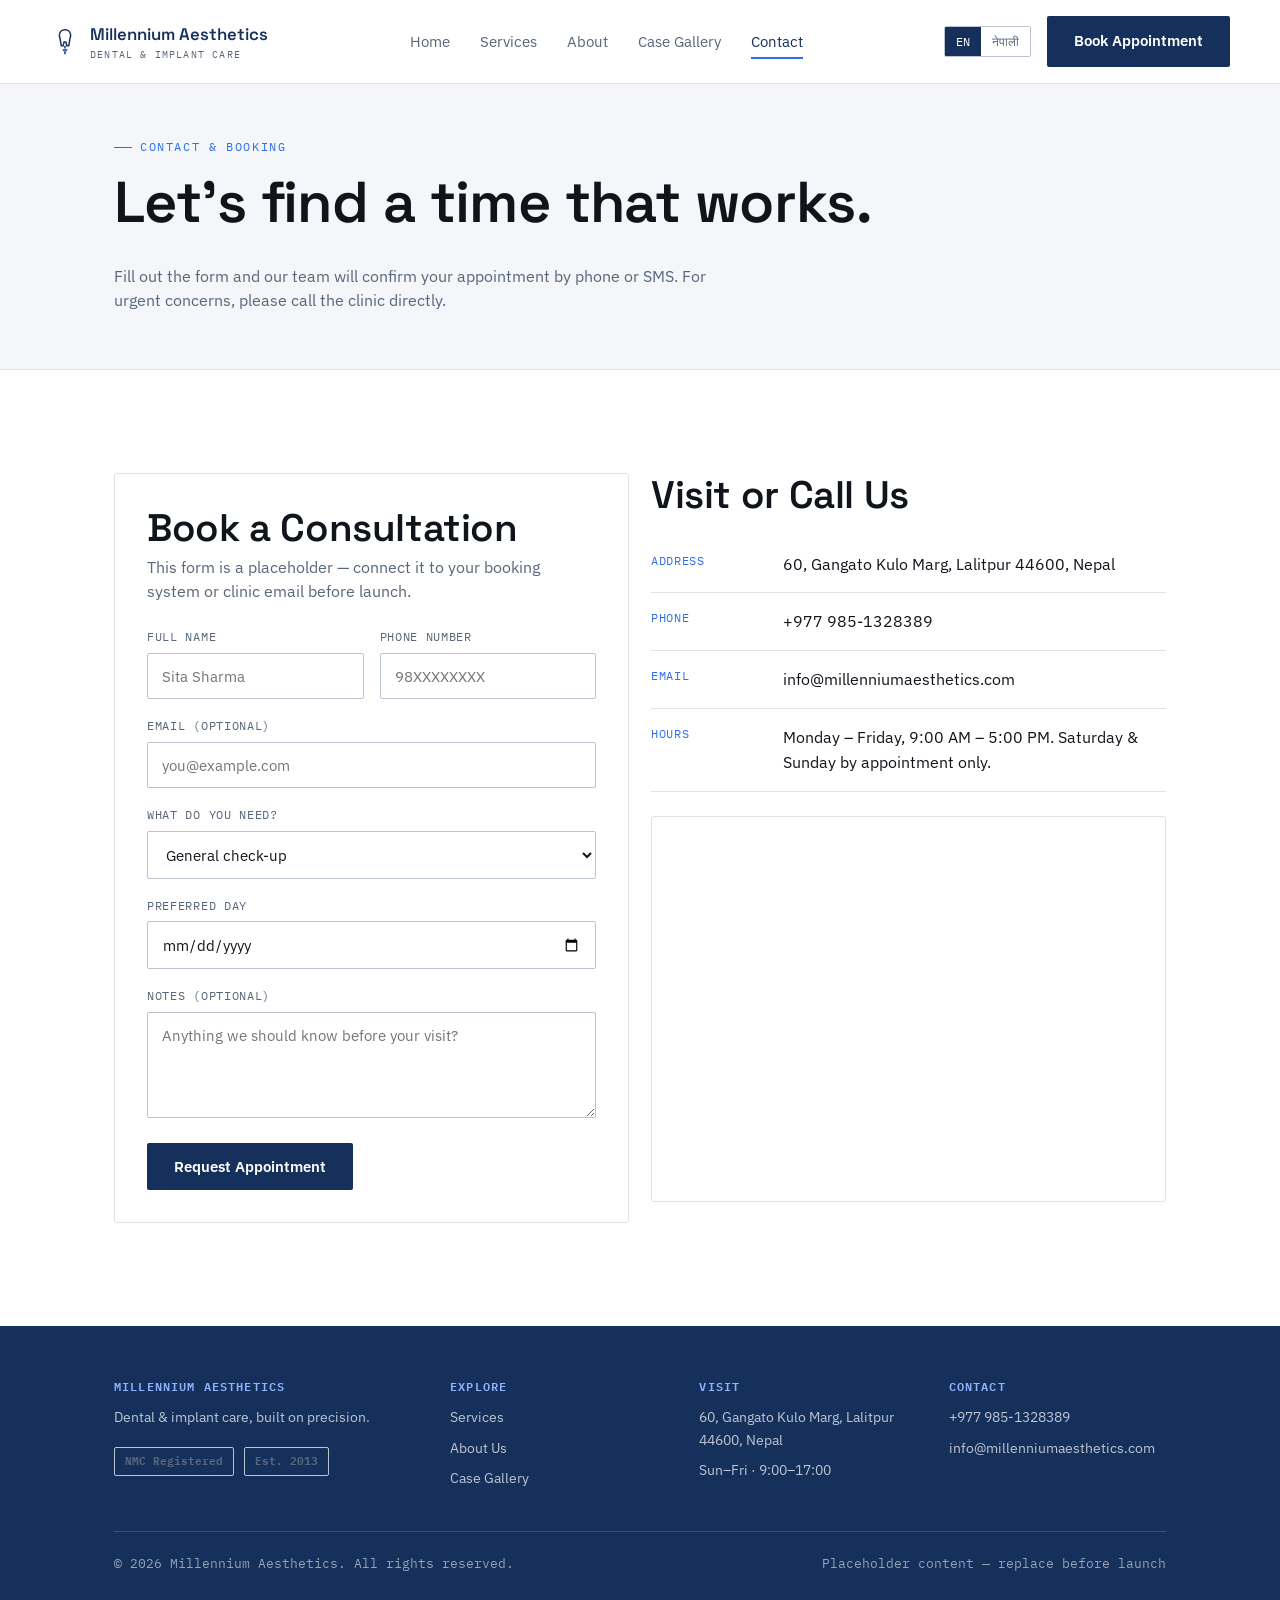
<file: contact.html>
<!DOCTYPE html>
<html lang="en">
<head>
<meta charset="UTF-8">
<meta name="viewport" content="width=device-width, initial-scale=1.0">
<title>Contact &amp; Booking — Millennium Aesthetics</title>
<meta name="description" content="Book a consultation or get in touch with Millennium Aesthetics, a dental clinic in Kathmandu specializing in prosthodontics and implants.">
<link rel="preconnect" href="https://fonts.googleapis.com">
<link href="https://fonts.googleapis.com/css2?family=Space+Grotesk:wght@500;600;700&family=IBM+Plex+Sans:wght@400;500;600&family=IBM+Plex+Mono:wght@400;500&display=swap" rel="stylesheet">
<link rel="stylesheet" href="css/style.css">
</head>
<body>

<header class="site-header">
  <div class="wrap nav">
    <a href="index.html" class="brand">
      <svg class="brand-mark" viewBox="0 0 32 32" aria-hidden="true">
        <path d="M16 4c-4 0-6 3-6 6 0 2 1 3 1 5l1 6h2l1-4h2l1 4h2l1-6c0-2 1-3 1-5 0-3-2-6-6-6z" fill="none" stroke="var(--blue-deep)" stroke-width="1.6"/>
        <line x1="16" y1="21" x2="16" y2="24" stroke="var(--blue-deep)" stroke-width="1.6"/>
        <path d="M13 24.5h6l-1.6 3h-2.8z" fill="var(--blue-signal)"/>
        <line x1="16" y1="27.5" x2="16" y2="30" stroke="var(--blue-deep)" stroke-width="1.6"/>
      </svg>
      <span>
        Millennium Aesthetics
        <span class="brand-sub" data-en="Dental &amp; Implant Care" data-np="डेन्टल तथा इम्प्लान्ट सेवा">Dental &amp; Implant Care</span>
      </span>
    </a>
    <nav>
      <ul class="nav-links">
        <li><a href="index.html" data-en="Home" data-np="गृहपृष्ठ">Home</a></li>
        <li><a href="services.html" data-en="Services" data-np="सेवाहरू">Services</a></li>
        <li><a href="about.html" data-en="About" data-np="हाम्रोबारे">About</a></li>
        <li><a href="gallery.html" data-en="Case Gallery" data-np="केस ग्यालरी">Case Gallery</a></li>
        <li><a href="contact.html" aria-current="page" data-en="Contact" data-np="सम्पर्क">Contact</a></li>
      </ul>
    </nav>
    <div class="nav-right">
      <div class="lang-toggle">
        <button type="button" class="active" data-lang="en">EN</button>
        <button type="button" data-lang="np">नेपाली</button>
      </div>
      <a href="contact.html" class="btn btn-primary nav-cta" data-en="Book Appointment" data-np="अपोइन्टमेन्ट बुक गर्नुहोस्">Book Appointment</a>
      <button class="nav-toggle" aria-label="Menu"><span></span><span></span><span></span></button>
    </div>
  </div>
</header>

<main>

  <section class="page-hero">
    <div class="wrap">
      <span class="eyebrow" data-en="Contact &amp; Booking" data-np="सम्पर्क तथा बुकिङ">Contact &amp; Booking</span>
      <h1 data-en="Let's find a time that works." data-np="मिल्ने समय पत्ता लगाऔं।">Let's find a time that works.</h1>
      <p style="max-width:640px;" data-en="Fill out the form and our team will confirm your appointment by phone or SMS. For urgent concerns, please call the clinic directly." data-np="फारम भर्नुहोस् र हाम्रो टिमले फोन वा SMS मार्फत तपाईंको अपोइन्टमेन्ट पुष्टि गर्नेछ। तत्काल समस्याका लागि कृपया क्लिनिकमा सिधै फोन गर्नुहोस्।">Fill out the form and our team will confirm your appointment by phone or SMS. For urgent concerns, please call the clinic directly.</p>
    </div>
  </section>

  <section class="section">
    <div class="wrap grid-2" style="align-items:start;">

      <!-- BOOKING FORM -->
      <div class="card" style="padding:32px;">
        <h2 style="margin-bottom:6px;" data-en="Book a Consultation" data-np="परामर्श बुक गर्नुहोस्">Book a Consultation</h2>
        <p style="margin-bottom:24px;" data-en="This form is a placeholder — connect it to your booking system or clinic email before launch." data-np="यो फारम प्लेसहोल्डर हो — सुरु गर्नुअघि यसलाई तपाईंको बुकिङ प्रणाली वा क्लिनिक इमेलसँग जडान गर्नुहोस्।">This form is a placeholder — connect it to your booking system or clinic email before launch.</p>

        <form class="booking-form" id="bookingForm" action="https://formspree.io/f/mrpzenzr" method="POST">
          <div class="form-row">
            <div class="form-field">
              <label for="fname" data-en="Full Name" data-np="पूरा नाम">Full Name</label>
              <input type="text" id="fname" name="fname" required
                     data-en-ph="Sita Sharma" data-np-ph="सीता शर्मा"
                     placeholder="Sita Sharma">
            </div>
            <div class="form-field">
              <label for="phone" data-en="Phone Number" data-np="फोन नम्बर">Phone Number</label>
              <input type="tel" id="phone" name="phone" placeholder="98XXXXXXXX" required>
            </div>
          </div>

          <div class="form-field">
            <label for="email" data-en="Email (optional)" data-np="इमेल (वैकल्पिक)">Email (optional)</label>
            <input type="email" id="email" name="email" placeholder="you@example.com">
          </div>

          <div class="form-field">
            <label for="service" data-en="What do you need?" data-np="तपाईंलाई के चाहिन्छ?">What do you need?</label>
            <select id="service" name="service">
              <option data-en="General check-up" data-np="सामान्य जाँच">General check-up</option>
              <option data-en="Dental implant consultation" data-np="डेन्टल इम्प्लान्ट परामर्श">Dental implant consultation</option>
              <option data-en="Crowns, bridges, or dentures" data-np="क्राउन, ब्रिज, वा डेन्चर">Crowns, bridges, or dentures</option>
              <option data-en="Root canal / pain" data-np="रुट क्यानल / दुखाइ">Root canal / pain</option>
              <option data-en="Cosmetic dentistry" data-np="कस्मेटिक डेन्टिस्ट्री">Cosmetic dentistry</option>
              <option data-en="Something else" data-np="अन्य">Something else</option>
            </select>
          </div>

          <div class="form-field">
            <label for="preferred" data-en="Preferred Day" data-np="रुचाइएको दिन">Preferred Day</label>
            <input type="date" id="preferred" name="preferred">
          </div>

          <div class="form-field">
            <label for="notes" data-en="Notes (optional)" data-np="टिप्पणी (वैकल्पिक)">Notes (optional)</label>
            <textarea id="notes" name="notes" rows="4" placeholder="Anything we should know before your visit?"></textarea>
          </div>

          <input type="hidden" name="_subject" value="New Appointment Request - Millennium Aesthetics">
          <input type="hidden" name="_replyto" value="">
          <button type="submit" class="btn btn-primary" data-en="Request Appointment" data-np="अपोइन्टमेन्ट अनुरोध गर्नुहोस्">Request Appointment</button>          

          <p class="form-success" id="formSuccess" style="display:none;" data-en="Thanks — we received your request. We’ll confirm by phone/SMS shortly." data-np="धन्यवाद — हामीले तपाईंको अनुरोध प्राप्त गर्यौं। हामी फोन/SMS मार्फत पुष्टि गर्नेछौं।">Thanks — we received your request. We’ll confirm by phone/SMS shortly.</p>
          <p class="form-success" id="formError" style="display:none; background:#FFF0F0; border-color:#E53E3E;"></p>
        </form>
      </div>

      <!-- CONTACT INFO + MAP -->
      <div>
        <h2 style="margin-bottom:20px;" data-en="Visit or Call Us" data-np="भ्रमण गर्नुहोस् वा फोन गर्नुहोस्">Visit or Call Us</h2>
        <ul class="info-list">
          <li>
            <span class="k" data-en="Address" data-np="ठेगाना">Address</span>
            <span>60, Gangato Kulo Marg, Lalitpur 44600, Nepal</span>
          </li>
          <li>
            <span class="k" data-en="Phone" data-np="फोन">Phone</span>
            <span><a href="tel:+9779851328389">+977 985-1328389</a></span>
          </li>
          <li>
            <span class="k" data-en="Email" data-np="इमेल">Email</span>
            <span><a href="mailto:radhika125maharjan@gmail.com">info@millenniumaesthetics.com</a></span>
          </li>
          <li>
            <span class="k" data-en="Hours" data-np="समय">Hours</span>
            <span data-en="Monday – Friday, 9:00 AM – 5:00 PM. Saturday & Sunday by appointment only." data-np="सोमबार – शुक्रबार, बिहान ९ – साँझ ५। शनिबार र आइतबार अपोइन्टमेन्टमा मात्र।">Monday – Friday, 9:00 AM – 5:00 PM. Saturday & Sunday by appointment only.</span>
          </li>
        </ul>

        <div class="map-frame" style="margin-top:24px;">
          <iframe
            title="Millennium Aesthetics location map"
            src="https://www.openstreetmap.org/export/embed.html?bbox=85.2962549%2C27.6712067%2C85.3062549%2C27.6812067&layer=mapnik&marker=27.6762067%2C85.3012549"
            loading="lazy">
          </iframe>
    </div>
  </section>

</main>

<footer class="site-footer">
  <div class="wrap">
    <div class="footer-grid">
      <div>
        <h4 data-en="Millennium Aesthetics" data-np="मिलेनियम एस्थेटिक्स">Millennium Aesthetics</h4>
        <p data-en="Dental &amp; implant care, built on precision." data-np="सटीकतामा आधारित डेन्टल तथा इम्प्लान्ट सेवा।">Dental &amp; implant care, built on precision.</p>
        <div class="badge-row">
          <span class="badge" style="font-weight: bold;">NMC Registered</span>
          <span class="badge"><b><b>Est. 2013</b></b></span>
        </div>
      </div>
      <div>
        <h4 data-en="Explore" data-np="पेजहरू">Explore</h4>
        <a href="services.html" data-en="Services" data-np="सेवाहरू">Services</a>
        <a href="about.html" data-en="About Us" data-np="हाम्रोबारे">About Us</a>
        <a href="gallery.html" data-en="Case Gallery" data-np="केस ग्यालरी">Case Gallery</a>
      </div>
      <div>
        <h4 data-en="Visit" data-np="ठेगाना">Visit</h4>
        <p>60, Gangato Kulo Marg, Lalitpur 44600, Nepal</p>
        <p>Sun–Fri · 9:00–17:00</p>
      </div>
      <div>
        <h4 data-en="Contact" data-np="सम्पर्क">Contact</h4>
        <a href="tel:+9779851328289">+977 985-1328389</a>
        <a href="mailto:radhika125maharjan@gmail.com">info@millenniumaesthetics.com</a>
      </div>
    </div>
    <div class="footer-bottom">
      <span>© <span class="year">2026</span> Millennium Aesthetics. All rights reserved.</span>
      <span data-en="Placeholder content — replace before launch" data-np="प्लेसहोल्डर सामग्री — सुरु गर्नुअघि परिवर्तन गर्नुहोस्">Placeholder content — replace before launch</span>
    </div>
  </div>
</footer>

<script src="js/main.js"></script>
</body>
</html>
</file>
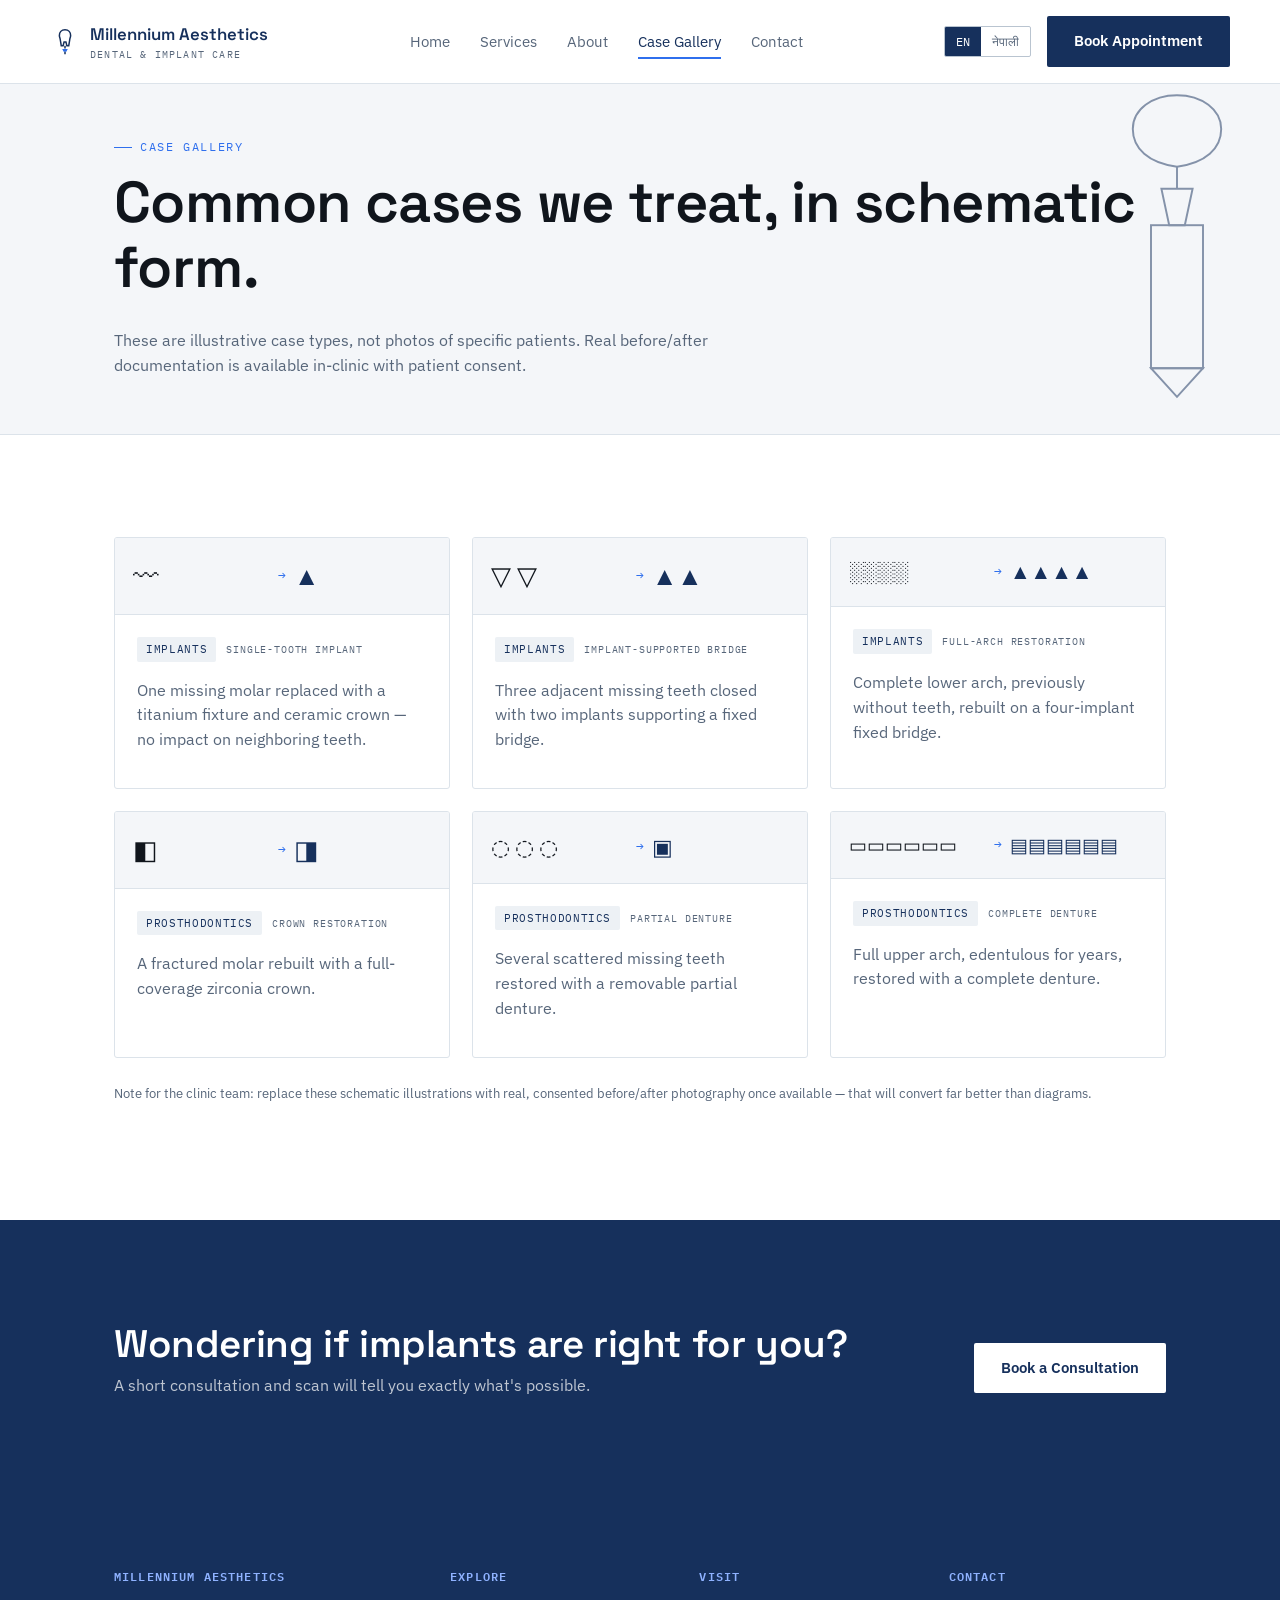
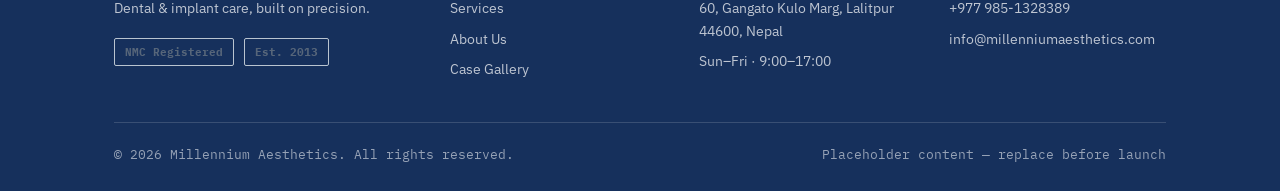
<file: gallery.html>
<!DOCTYPE html>
<html lang="en">
<head>
<meta charset="UTF-8">
<meta name="viewport" content="width=device-width, initial-scale=1.0">
<title>Case Gallery — Millennium Aesthetics</title>
<meta name="description" content="Illustrative implant and prosthodontic case types from Millennium Aesthetics, Kathmandu.">
<link rel="preconnect" href="https://fonts.googleapis.com">
<link href="https://fonts.googleapis.com/css2?family=Space+Grotesk:wght@500;600;700&family=IBM+Plex+Sans:wght@400;500;600&family=IBM+Plex+Mono:wght@400;500&display=swap" rel="stylesheet">
<link rel="stylesheet" href="css/style.css">
</head>
<body>

<header class="site-header">
  <div class="wrap nav">
    <a href="index.html" class="brand">
      <svg class="brand-mark" viewBox="0 0 32 32" aria-hidden="true">
        <path d="M16 4c-4 0-6 3-6 6 0 2 1 3 1 5l1 6h2l1-4h2l1 4h2l1-6c0-2 1-3 1-5 0-3-2-6-6-6z" fill="none" stroke="var(--blue-deep)" stroke-width="1.6"/>
        <line x1="16" y1="21" x2="16" y2="24" stroke="var(--blue-deep)" stroke-width="1.6"/>
        <path d="M13 24.5h6l-1.6 3h-2.8z" fill="var(--blue-signal)"/>
        <line x1="16" y1="27.5" x2="16" y2="30" stroke="var(--blue-deep)" stroke-width="1.6"/>
      </svg>
      <span>
        Millennium Aesthetics
        <span class="brand-sub" data-en="Dental &amp; Implant Care" data-np="डेन्टल तथा इम्प्लान्ट सेवा">Dental &amp; Implant Care</span>
      </span>
    </a>
    <nav>
      <ul class="nav-links">
        <li><a href="index.html" data-en="Home" data-np="गृहपृष्ठ">Home</a></li>
        <li><a href="services.html" data-en="Services" data-np="सेवाहरू">Services</a></li>
        <li><a href="about.html" data-en="About" data-np="हाम्रोबारे">About</a></li>
        <li><a href="gallery.html" aria-current="page" data-en="Case Gallery" data-np="केस ग्यालरी">Case Gallery</a></li>
        <li><a href="contact.html" data-en="Contact" data-np="सम्पर्क">Contact</a></li>
      </ul>
    </nav>
    <div class="nav-right">
      <div class="lang-toggle">
        <button type="button" class="active" data-lang="en">EN</button>
        <button type="button" data-lang="np">नेपाली</button>
      </div>
      <a href="contact.html" class="btn btn-primary nav-cta" data-en="Book Appointment" data-np="अपोइन्टमेन्ट बुक गर्नुहोस्">Book Appointment</a>
      <button class="nav-toggle" aria-label="Menu"><span></span><span></span><span></span></button>
    </div>
  </div>
</header>

<main>

  <section class="page-hero">
    <div class="wrap">
      <span class="eyebrow" data-en="Case Gallery" data-np="केस ग्यालरी">Case Gallery</span>
      <h1 data-en="Common cases we treat, in schematic form." data-np="हामीले उपचार गर्ने सामान्य केसहरू, चित्रमा।">Common cases we treat, in schematic form.</h1>
      <p style="max-width:640px;" data-en="These are illustrative case types, not photos of specific patients. Real before/after documentation is available in-clinic with patient consent." data-np="यी कुनै निश्चित बिरामीको फोटो होइनन्, केस प्रकारका उदाहरण मात्र हुन्। वास्तविक अघि/पछिको विवरण बिरामीको सहमतिमा क्लिनिकमा हेर्न सकिन्छ।">These are illustrative case types, not photos of specific patients. Real before/after documentation is available in-clinic with patient consent.</p>
    </div>
    <svg class="page-hero-mark" viewBox="0 0 200 260" aria-hidden="true">
      <path d="M56,30 C56,15 71,4 90,4 C109,4 124,15 124,30 C124,45 112,56 90,59 C68,56 56,45 56,30 Z" fill="none" stroke="var(--blue-deep)" stroke-width="1.5"/>
      <line x1="90" y1="59" x2="90" y2="76" stroke="var(--blue-deep)" stroke-width="1.5"/>
      <path d="M78,76 L102,76 L96,104 L84,104 Z" fill="none" stroke="var(--blue-deep)" stroke-width="1.5"/>
      <rect x="70" y="104" width="40" height="110" fill="none" stroke="var(--blue-deep)" stroke-width="1.5"/>
      <path d="M70,214 L110,214 L90,236 Z" fill="none" stroke="var(--blue-deep)" stroke-width="1.5"/>
    </svg>
  </section>

  <section class="section">
    <div class="wrap">
      <div class="grid-3">

        <div class="case-card">
          <div class="case-visual">
            <span style="font-size:1.6rem;">〰︎</span>
            <span class="arrow">→</span>
            <span style="font-size:1.6rem; color:var(--blue-deep);">▲</span>
          </div>
          <div class="case-body">
            <span class="tag">Implants</span>
            <span class="case-label" data-en="Single-Tooth Implant" data-np="एकल-दाँत इम्प्लान्ट">Single-Tooth Implant</span>
            <p style="margin-top:10px;" data-en="One missing molar replaced with a titanium fixture and ceramic crown — no impact on neighboring teeth." data-np="एउटा गुमेको दाढी टाइटानियम फिक्स्चर र सिरेमिक क्राउनले प्रतिस्थापन — छेउका दाँतमा असर नपरी।">One missing molar replaced with a titanium fixture and ceramic crown — no impact on neighboring teeth.</p>
          </div>
        </div>

        <div class="case-card">
          <div class="case-visual">
            <span style="font-size:1.6rem;">▽ ▽</span>
            <span class="arrow">→</span>
            <span style="font-size:1.6rem; color:var(--blue-deep);">▲▲</span>
          </div>
          <div class="case-body">
            <span class="tag">Implants</span>
            <span class="case-label" data-en="Implant-Supported Bridge" data-np="इम्प्लान्ट-समर्थित ब्रिज">Implant-Supported Bridge</span>
            <p style="margin-top:10px;" data-en="Three adjacent missing teeth closed with two implants supporting a fixed bridge." data-np="तीनवटा छेउछाउका गुमेका दाँत दुई इम्प्लान्टले समर्थित फिक्स्ड ब्रिजले भरिएको।">Three adjacent missing teeth closed with two implants supporting a fixed bridge.</p>
          </div>
        </div>

        <div class="case-card">
          <div class="case-visual">
            <span style="font-size:1.3rem;">░░░░</span>
            <span class="arrow">→</span>
            <span style="font-size:1.3rem; color:var(--blue-deep);">▲▲▲▲</span>
          </div>
          <div class="case-body">
            <span class="tag">Implants</span>
            <span class="case-label" data-en="Full-Arch Restoration" data-np="पूर्ण आर्च पुनर्स्थापना">Full-Arch Restoration</span>
            <p style="margin-top:10px;" data-en="Complete lower arch, previously without teeth, rebuilt on a four-implant fixed bridge." data-np="पहिले दाँतविहीन तल्लो आर्च, चार-इम्प्लान्ट फिक्स्ड ब्रिजमा पुनर्निर्माण।">Complete lower arch, previously without teeth, rebuilt on a four-implant fixed bridge.</p>
          </div>
        </div>

        <div class="case-card">
          <div class="case-visual">
            <span style="font-size:1.6rem;">◧</span>
            <span class="arrow">→</span>
            <span style="font-size:1.6rem; color:var(--blue-deep);">◨</span>
          </div>
          <div class="case-body">
            <span class="tag">Prosthodontics</span>
            <span class="case-label" data-en="Crown Restoration" data-np="क्राउन पुनर्स्थापना">Crown Restoration</span>
            <p style="margin-top:10px;" data-en="A fractured molar rebuilt with a full-coverage zirconia crown." data-np="भाँचिएको दाढी पूर्ण-कभरेज जिर्कोनिया क्राउनले पुनर्निर्माण।">A fractured molar rebuilt with a full-coverage zirconia crown.</p>
          </div>
        </div>

        <div class="case-card">
          <div class="case-visual">
            <span style="font-size:1.4rem;">◌ ◌ ◌</span>
            <span class="arrow">→</span>
            <span style="font-size:1.4rem; color:var(--blue-deep);">▣</span>
          </div>
          <div class="case-body">
            <span class="tag">Prosthodontics</span>
            <span class="case-label" data-en="Partial Denture" data-np="आंशिक डेन्चर">Partial Denture</span>
            <p style="margin-top:10px;" data-en="Several scattered missing teeth restored with a removable partial denture." data-np="धेरै छरिएर गुमेका दाँत हटाउन मिल्ने आंशिक डेन्चरले पुनर्स्थापना।">Several scattered missing teeth restored with a removable partial denture.</p>
          </div>
        </div>

        <div class="case-card">
          <div class="case-visual">
            <span style="font-size:1.2rem;">▭▭▭▭▭▭</span>
            <span class="arrow">→</span>
            <span style="font-size:1.2rem; color:var(--blue-deep);">▤▤▤▤▤▤</span>
          </div>
          <div class="case-body">
            <span class="tag">Prosthodontics</span>
            <span class="case-label" data-en="Complete Denture" data-np="पूर्ण डेन्चर">Complete Denture</span>
            <p style="margin-top:10px;" data-en="Full upper arch, edentulous for years, restored with a complete denture." data-np="वर्षौंदेखि दाँतविहीन पूर्ण माथिल्लो आर्च पूर्ण डेन्चरले पुनर्स्थापना।">Full upper arch, edentulous for years, restored with a complete denture.</p>
          </div>
        </div>

      </div>

      <p class="form-note" style="margin-top:26px;" data-en="Note for the clinic team: replace these schematic illustrations with real, consented before/after photography once available — that will convert far better than diagrams." data-np="क्लिनिक टिमका लागि सूचना: उपलब्ध भएपछि यी चित्रहरूलाई वास्तविक, सहमति लिइएका अघि/पछिको फोटोले प्रतिस्थापन गर्नुहोस् — त्यसले चित्रभन्दा राम्रो प्रभाव पार्नेछ।">Note for the clinic team: replace these schematic illustrations with real, consented before/after photography once available — that will convert far better than diagrams.</p>
    </div>
  </section>

  <section class="section section--navy">
    <div class="wrap" style="display:flex; align-items:center; justify-content:space-between; flex-wrap:wrap; gap:24px;">
      <div>
        <h2 style="margin-bottom:8px;" data-en="Wondering if implants are right for you?" data-np="इम्प्लान्ट तपाईंलाई उपयुक्त छ कि जान्न चाहनुहुन्छ?">Wondering if implants are right for you?</h2>
        <p data-en="A short consultation and scan will tell you exactly what's possible." data-np="छोटो परामर्श र स्क्यानले तपाईंलाई के सम्भव छ भन्ने ठ्याक्कै देखाउनेछ।">A short consultation and scan will tell you exactly what's possible.</p>
      </div>
      <a href="contact.html" class="btn btn-on-navy" data-en="Book a Consultation" data-np="परामर्श बुक गर्नुहोस्">Book a Consultation</a>
    </div>
  </section>

</main>

<footer class="site-footer">
  <div class="wrap">
    <div class="footer-grid">
      <div>
        <h4 data-en="Millennium Aesthetics" data-np="मिलेनियम एस्थेटिक्स">Millennium Aesthetics</h4>
        <p data-en="Dental &amp; implant care, built on precision." data-np="सटीकतामा आधारित डेन्टल तथा इम्प्लान्ट सेवा।">Dental &amp; implant care, built on precision.</p>
        <div class="badge-row">
          <span class="badge" style="font-weight: bold;">NMC Registered</span>
          <span class="badge"><b><b>Est. 2013</b></b></span>
        </div>
      </div>
      <div>
        <h4 data-en="Explore" data-np="पेजहरू">Explore</h4>
        <a href="services.html" data-en="Services" data-np="सेवाहरू">Services</a>
        <a href="about.html" data-en="About Us" data-np="हाम्रोबारे">About Us</a>
        <a href="gallery.html" data-en="Case Gallery" data-np="केस ग्यालरी">Case Gallery</a>
      </div>
      <div>
        <h4 data-en="Visit" data-np="ठेगाना">Visit</h4>
        <p>60, Gangato Kulo Marg, Lalitpur 44600, Nepal</p>
        <p>Sun–Fri · 9:00–17:00</p>
      </div>
      <div>
        <h4 data-en="Contact" data-np="सम्पर्क">Contact</h4>
        <a href="tel:+9779851328289">+977 985-1328389</a>
        <a href="mailto:radhika125maharjan@gmail.com">info@millenniumaesthetics.com</a>
      </div>
    </div>
    <div class="footer-bottom">
      <span>© <span class="year">2026</span> Millennium Aesthetics. All rights reserved.</span>
      <span data-en="Placeholder content — replace before launch" data-np="प्लेसहोल्डर सामग्री — सुरु गर्नुअघि परिवर्तन गर्नुहोस्">Placeholder content — replace before launch</span>
    </div>
  </div>
</footer>

<script src="js/main.js"></script>
</body>
</html>
</file>
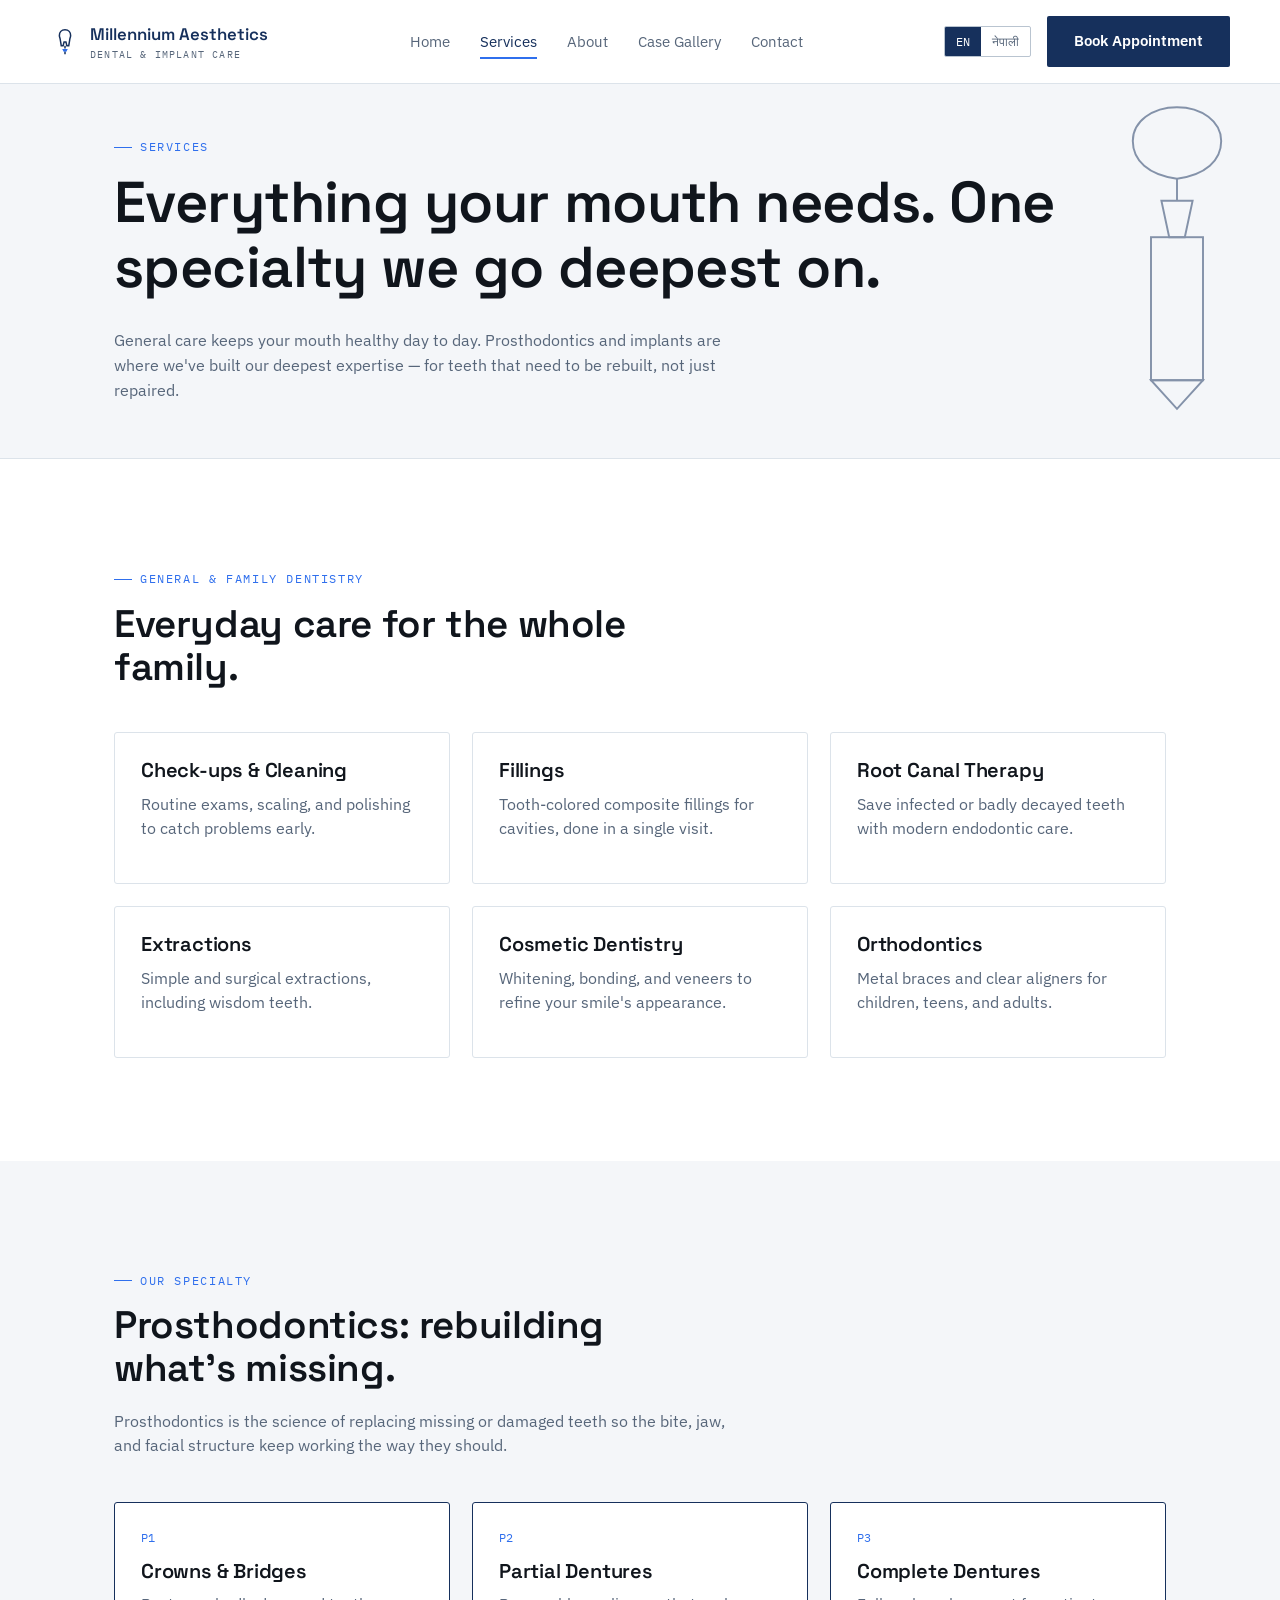
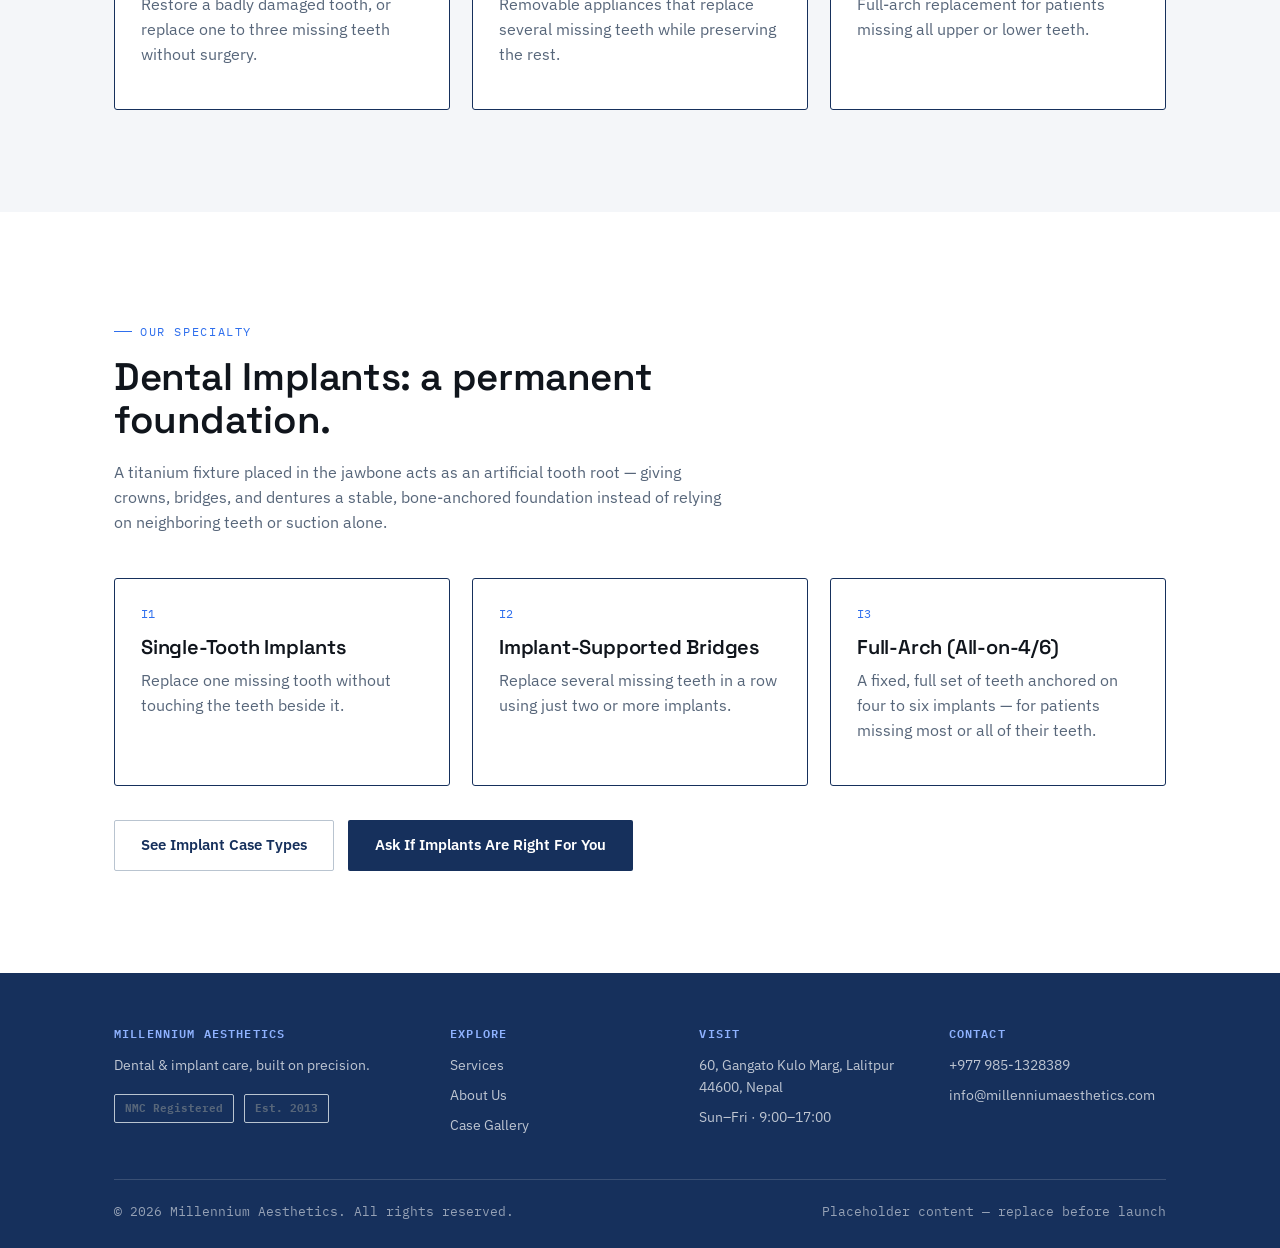
<file: services.html>
<!DOCTYPE html>
<html lang="en">
<head>
<meta charset="UTF-8">
<meta name="viewport" content="width=device-width, initial-scale=1.0">
<title>Services — Millennium Aesthetics</title>
<meta name="description" content="Full range of dental services at Millennium Aesthetics, Kathmandu — with specialist depth in prosthodontics and dental implants.">
<link rel="preconnect" href="https://fonts.googleapis.com">
<link href="https://fonts.googleapis.com/css2?family=Space+Grotesk:wght@500;600;700&family=IBM+Plex+Sans:wght@400;500;600&family=IBM+Plex+Mono:wght@400;500&display=swap" rel="stylesheet">
<link rel="stylesheet" href="css/style.css">
</head>
<body>

<header class="site-header">
  <div class="wrap nav">
    <a href="index.html" class="brand">
      <svg class="brand-mark" viewBox="0 0 32 32" aria-hidden="true">
        <path d="M16 4c-4 0-6 3-6 6 0 2 1 3 1 5l1 6h2l1-4h2l1 4h2l1-6c0-2 1-3 1-5 0-3-2-6-6-6z" fill="none" stroke="var(--blue-deep)" stroke-width="1.6"/>
        <line x1="16" y1="21" x2="16" y2="24" stroke="var(--blue-deep)" stroke-width="1.6"/>
        <path d="M13 24.5h6l-1.6 3h-2.8z" fill="var(--blue-signal)"/>
        <line x1="16" y1="27.5" x2="16" y2="30" stroke="var(--blue-deep)" stroke-width="1.6"/>
      </svg>
      <span>
        Millennium Aesthetics
        <span class="brand-sub" data-en="Dental &amp; Implant Care" data-np="डेन्टल तथा इम्प्लान्ट सेवा">Dental &amp; Implant Care</span>
      </span>
    </a>
    <nav>
      <ul class="nav-links">
        <li><a href="index.html" data-en="Home" data-np="गृहपृष्ठ">Home</a></li>
        <li><a href="services.html" aria-current="page" data-en="Services" data-np="सेवाहरू">Services</a></li>
        <li><a href="about.html" data-en="About" data-np="हाम्रोबारे">About</a></li>
        <li><a href="gallery.html" data-en="Case Gallery" data-np="केस ग्यालरी">Case Gallery</a></li>
        <li><a href="contact.html" data-en="Contact" data-np="सम्पर्क">Contact</a></li>
      </ul>
    </nav>
    <div class="nav-right">
      <div class="lang-toggle">
        <button type="button" class="active" data-lang="en">EN</button>
        <button type="button" data-lang="np">नेपाली</button>
      </div>
      <a href="contact.html" class="btn btn-primary nav-cta" data-en="Book Appointment" data-np="अपोइन्टमेन्ट बुक गर्नुहोस्">Book Appointment</a>
      <button class="nav-toggle" aria-label="Menu"><span></span><span></span><span></span></button>
    </div>
  </div>
</header>

<main>

  <section class="page-hero">
    <div class="wrap">
      <span class="eyebrow" data-en="Services" data-np="सेवाहरू">Services</span>
      <h1 data-en="Everything your mouth needs. One specialty we go deepest on." data-np="तपाईंको मुखलाई चाहिने सबै सेवा। एउटा विशेष क्षेत्रमा सबैभन्दा गहिरो विज्ञता।">Everything your mouth needs. One specialty we go deepest on.</h1>
      <p style="max-width:640px;" data-en="General care keeps your mouth healthy day to day. Prosthodontics and implants are where we've built our deepest expertise — for teeth that need to be rebuilt, not just repaired." data-np="दैनिक स्वास्थ्यका लागि सामान्य सेवा। तर मर्मत मात्र होइन, पुनर्निर्माण नै चाहिने दाँतका लागि प्रोस्थोडोन्टिक्स र इम्प्लान्टमा हाम्रो सबैभन्दा गहिरो विज्ञता छ।">General care keeps your mouth healthy day to day. Prosthodontics and implants are where we've built our deepest expertise — for teeth that need to be rebuilt, not just repaired.</p>
    </div>
    <svg class="page-hero-mark" viewBox="0 0 200 260" aria-hidden="true">
      <path d="M56,30 C56,15 71,4 90,4 C109,4 124,15 124,30 C124,45 112,56 90,59 C68,56 56,45 56,30 Z" fill="none" stroke="var(--blue-deep)" stroke-width="1.5"/>
      <line x1="90" y1="59" x2="90" y2="76" stroke="var(--blue-deep)" stroke-width="1.5"/>
      <path d="M78,76 L102,76 L96,104 L84,104 Z" fill="none" stroke="var(--blue-deep)" stroke-width="1.5"/>
      <rect x="70" y="104" width="40" height="110" fill="none" stroke="var(--blue-deep)" stroke-width="1.5"/>
      <path d="M70,214 L110,214 L90,236 Z" fill="none" stroke="var(--blue-deep)" stroke-width="1.5"/>
    </svg>
  </section>

  <!-- GENERAL SERVICES -->
  <section class="section">
    <div class="wrap">
      <div class="section-head">
        <span class="eyebrow" data-en="General &amp; Family Dentistry" data-np="सामान्य तथा पारिवारिक डेन्टिस्ट्री">General &amp; Family Dentistry</span>
        <h2 data-en="Everyday care for the whole family." data-np="सम्पूर्ण परिवारका लागि दैनिक स्याहार।">Everyday care for the whole family.</h2>
      </div>
      <div class="grid-3">
        <div class="card">
          <h3 data-en="Check-ups &amp; Cleaning" data-np="जाँच र सफाइ">Check-ups &amp; Cleaning</h3>
          <p data-en="Routine exams, scaling, and polishing to catch problems early." data-np="समस्या समयमै पत्ता लगाउन नियमित जाँच, स्केलिङ र पोलिसिङ।">Routine exams, scaling, and polishing to catch problems early.</p>
        </div>
        <div class="card">
          <h3 data-en="Fillings" data-np="फिलिङ">Fillings</h3>
          <p data-en="Tooth-colored composite fillings for cavities, done in a single visit." data-np="क्याविटीका लागि दाँत-रङको कम्पोजिट फिलिङ, एउटै भेटमा।">Tooth-colored composite fillings for cavities, done in a single visit.</p>
        </div>
        <div class="card">
          <h3 data-en="Root Canal Therapy" data-np="रुट क्यानल उपचार">Root Canal Therapy</h3>
          <p data-en="Save infected or badly decayed teeth with modern endodontic care." data-np="संक्रमित वा धेरै कुहिएको दाँतलाई आधुनिक उपचारबाट बचाउने।">Save infected or badly decayed teeth with modern endodontic care.</p>
        </div>
        <div class="card">
          <h3 data-en="Extractions" data-np="दाँत झिक्ने">Extractions</h3>
          <p data-en="Simple and surgical extractions, including wisdom teeth." data-np="ज्ञान दाँत सहित साधारण र शल्यक्रिया द्वारा दाँत झिक्ने।">Simple and surgical extractions, including wisdom teeth.</p>
        </div>
        <div class="card">
          <h3 data-en="Cosmetic Dentistry" data-np="कस्मेटिक डेन्टिस्ट्री">Cosmetic Dentistry</h3>
          <p data-en="Whitening, bonding, and veneers to refine your smile's appearance." data-np="मुस्कान सुधार्न व्हाइटनिङ, बन्डिङ र भेनियर।">Whitening, bonding, and veneers to refine your smile's appearance.</p>
        </div>
        <div class="card">
          <h3 data-en="Orthodontics" data-np="अर्थोडोन्टिक्स">Orthodontics</h3>
          <p data-en="Metal braces and clear aligners for children, teens, and adults." data-np="बालबालिका, किशोर तथा वयस्कका लागि मेटल ब्रेस र क्लियर एलाइनर।">Metal braces and clear aligners for children, teens, and adults.</p>
        </div>
      </div>
    </div>
  </section>

  <!-- FLAGSHIP: PROSTHODONTICS -->
  <section class="section section--soft">
    <div class="wrap">
      <div class="section-head">
        <span class="eyebrow" data-en="Our Specialty" data-np="हाम्रो विशेषज्ञता">Our Specialty</span>
        <h2 data-en="Prosthodontics: rebuilding what's missing." data-np="प्रोस्थोडोन्टिक्स: गुमेको भाग पुनर्निर्माण।">Prosthodontics: rebuilding what's missing.</h2>
        <p data-en="Prosthodontics is the science of replacing missing or damaged teeth so the bite, jaw, and facial structure keep working the way they should." data-np="प्रोस्थोडोन्टिक्स भनेको गुमेको वा क्षतिग्रस्त दाँत प्रतिस्थापन गर्ने विज्ञान हो, ताकि टोक्ने क्षमता, बङ्गारा र अनुहारको संरचना सामान्य रूपमा काम गरिरहोस्।">Prosthodontics is the science of replacing missing or damaged teeth so the bite, jaw, and facial structure keep working the way they should.</p>
      </div>
      <div class="grid-3">
        <div class="card" style="border-color: var(--blue-deep);">
          <span class="card-index">P1</span>
          <h3 data-en="Crowns &amp; Bridges" data-np="क्राउन तथा ब्रिज">Crowns &amp; Bridges</h3>
          <p data-en="Restore a badly damaged tooth, or replace one to three missing teeth without surgery." data-np="धेरै क्षतिग्रस्त दाँत पुनर्स्थापना, वा शल्यक्रिया बिना एक देखि तीन गुमेका दाँत प्रतिस्थापन।">Restore a badly damaged tooth, or replace one to three missing teeth without surgery.</p>
        </div>
        <div class="card" style="border-color: var(--blue-deep);">
          <span class="card-index">P2</span>
          <h3 data-en="Partial Dentures" data-np="आंशिक डेन्चर">Partial Dentures</h3>
          <p data-en="Removable appliances that replace several missing teeth while preserving the rest." data-np="बाँकी दाँत जोगाउँदै धेरै गुमेका दाँत प्रतिस्थापन गर्ने हटाउन मिल्ने उपकरण।">Removable appliances that replace several missing teeth while preserving the rest.</p>
        </div>
        <div class="card" style="border-color: var(--blue-deep);">
          <span class="card-index">P3</span>
          <h3 data-en="Complete Dentures" data-np="पूर्ण डेन्चर">Complete Dentures</h3>
          <p data-en="Full-arch replacement for patients missing all upper or lower teeth." data-np="माथिल्लो वा तल्लो सबै दाँत गुमेका बिरामीका लागि पूर्ण आर्च प्रतिस्थापन।">Full-arch replacement for patients missing all upper or lower teeth.</p>
        </div>
      </div>
    </div>
  </section>

  <!-- FLAGSHIP: IMPLANTS -->
  <section class="section">
    <div class="wrap">
      <div class="section-head">
        <span class="eyebrow" data-en="Our Specialty" data-np="हाम्रो विशेषज्ञता">Our Specialty</span>
        <h2 data-en="Dental Implants: a permanent foundation." data-np="डेन्टल इम्प्लान्ट: स्थायी जग।">Dental Implants: a permanent foundation.</h2>
        <p data-en="A titanium fixture placed in the jawbone acts as an artificial tooth root — giving crowns, bridges, and dentures a stable, bone-anchored foundation instead of relying on neighboring teeth or suction alone." data-np="बङ्गारामा राखिने टाइटानियम फिक्स्चरले कृत्रिम दाँतको जरोको काम गर्छ — यसले क्राउन, ब्रिज र डेन्चरलाई छिमेकी दाँत वा सक्शनमा भर पर्नुको सट्टा हड्डीमा टेकिएको स्थिर जग दिन्छ।">A titanium fixture placed in the jawbone acts as an artificial tooth root — giving crowns, bridges, and dentures a stable, bone-anchored foundation instead of relying on neighboring teeth or suction alone.</p>
      </div>
      <div class="grid-3">
        <div class="card" style="border-color: var(--blue-deep);">
          <span class="card-index">I1</span>
          <h3 data-en="Single-Tooth Implants" data-np="एकल-दाँत इम्प्लान्ट">Single-Tooth Implants</h3>
          <p data-en="Replace one missing tooth without touching the teeth beside it." data-np="छेउका दाँत नछोई एउटा मात्र गुमेको दाँत प्रतिस्थापन।">Replace one missing tooth without touching the teeth beside it.</p>
        </div>
        <div class="card" style="border-color: var(--blue-deep);">
          <span class="card-index">I2</span>
          <h3 data-en="Implant-Supported Bridges" data-np="इम्प्लान्ट-समर्थित ब्रिज">Implant-Supported Bridges</h3>
          <p data-en="Replace several missing teeth in a row using just two or more implants." data-np="केवल दुई वा बढी इम्प्लान्ट प्रयोग गरी लहरमा गुमेका धेरै दाँत प्रतिस्थापन।">Replace several missing teeth in a row using just two or more implants.</p>
        </div>
        <div class="card" style="border-color: var(--blue-deep);">
          <span class="card-index">I3</span>
          <h3 data-en="Full-Arch (All-on-4/6)" data-np="पूर्ण आर्च (अल-अन-4/6)">Full-Arch (All-on-4/6)</h3>
          <p data-en="A fixed, full set of teeth anchored on four to six implants — for patients missing most or all of their teeth." data-np="धेरैजसो वा सबै दाँत गुमेका बिरामीका लागि चार देखि छ इम्प्लान्टमा टेकिएको स्थिर पूर्ण दाँत सेट।">A fixed, full set of teeth anchored on four to six implants — for patients missing most or all of their teeth.</p>
        </div>
      </div>

      <div style="margin-top:34px; display:flex; gap:14px; flex-wrap:wrap;">
        <a href="gallery.html" class="btn btn-ghost" data-en="See Implant Case Types" data-np="इम्प्लान्ट केस प्रकारहरू हेर्नुहोस्">See Implant Case Types</a>
        <a href="contact.html" class="btn btn-primary" data-en="Ask If Implants Are Right For You" data-np="इम्प्लान्ट तपाईंलाई उपयुक्त छ कि सोध्नुहोस्">Ask If Implants Are Right For You</a>
      </div>
    </div>
  </section>

</main>

<footer class="site-footer">
  <div class="wrap">
    <div class="footer-grid">
      <div>
        <h4 data-en="Millennium Aesthetics" data-np="मिलेनियम एस्थेटिक्स">Millennium Aesthetics</h4>
        <p data-en="Dental &amp; implant care, built on precision." data-np="सटीकतामा आधारित डेन्टल तथा इम्प्लान्ट सेवा।">Dental &amp; implant care, built on precision.</p>
        <div class="badge-row">
          <span class="badge" style="font-weight: bold;">NMC Registered</span>
          <span class="badge"><b><b>Est. 2013</b></b></span>
        </div>
      </div>
      <div>
        <h4 data-en="Explore" data-np="पेजहरू">Explore</h4>
        <a href="services.html" data-en="Services" data-np="सेवाहरू">Services</a>
        <a href="about.html" data-en="About Us" data-np="हाम्रोबारे">About Us</a>
        <a href="gallery.html" data-en="Case Gallery" data-np="केस ग्यालरी">Case Gallery</a>
      </div>
      <div>
        <h4 data-en="Visit" data-np="ठेगाना">Visit</h4>
        <p>60, Gangato Kulo Marg, Lalitpur 44600, Nepal</p>
        <p>Sun–Fri · 9:00–17:00</p>
      </div>
      <div>
        <h4 data-en="Contact" data-np="सम्पर्क">Contact</h4>
        <a href="tel:+9779851328289">+977 985-1328389</a>
        <a href="mailto:radhika125maharjan@gmail.com">info@millenniumaesthetics.com</a>
      </div>
    </div>
    <div class="footer-bottom">
      <span>© <span class="year">2026</span> Millennium Aesthetics. All rights reserved.</span>
      <span data-en="Placeholder content — replace before launch" data-np="प्लेसहोल्डर सामग्री — सुरु गर्नुअघि परिवर्तन गर्नुहोस्">Placeholder content — replace before launch</span>
    </div>
  </div>
</footer>

<script src="js/main.js"></script>
</body>
</html>
</file>
<file: css/style.css>
/* ==========================================================================
   Millennium Aesthetics — Design Tokens
   Direction: "Clinical Blueprint" — precise, navy-on-white, technical-drawing
   motifs drawn from the anatomy of an implant (crown / abutment / fixture).
   ========================================================================== */

:root {
  /* Color */
  --paper: #FFFFFF;
  --paper-soft: #F4F6F9;
  --ink: #10151C;
  --ink-soft: #57667A;
  --blue-deep: #16305C;      /* primary — navy */
  --blue-signal: #2F6FED;    /* accent — signal blue, used sparingly */
  --line: #DCE3EA;
  --line-strong: #B9C4D0;
  --zirconia: #EDF1F5;       /* card / panel fill */
  --white-glow: rgba(47, 111, 237, 0.08);

  /* Type */
  --font-display: 'Space Grotesk', sans-serif;
  --font-body: 'IBM Plex Sans', sans-serif;
  --font-mono: 'IBM Plex Mono', monospace;

  /* Layout */
  --max-width: 1180px;
  --gutter: clamp(20px, 5vw, 64px);
  --radius: 2px;
}

* { box-sizing: border-box; }
html { scroll-behavior: smooth; }

body {
  margin: 0;
  font-family: var(--font-body);
  color: var(--ink);
  background: var(--paper);
  -webkit-font-smoothing: antialiased;
  line-height: 1.55;
}

img, svg { max-width: 100%; display: block; }

a { color: inherit; text-decoration: none; }

h1, h2, h3, h4 {
  font-family: var(--font-display);
  font-weight: 600;
  line-height: 1.12;
  margin: 0 0 0.5em;
  letter-spacing: -0.01em;
}

h1 { font-size: clamp(2.2rem, 4.5vw, 3.6rem); }
h2 { font-size: clamp(1.6rem, 3vw, 2.4rem); }
h3 { font-size: 1.25rem; }

p { margin: 0 0 1em; color: var(--ink-soft); }

.eyebrow {
  font-family: var(--font-mono);
  font-size: 0.72rem;
  letter-spacing: 0.14em;
  text-transform: uppercase;
  color: var(--blue-signal);
  display: inline-flex;
  align-items: center;
  gap: 8px;
  margin-bottom: 14px;
}
.eyebrow::before {
  content: "";
  width: 18px;
  height: 1px;
  background: var(--blue-signal);
  display: inline-block;
}

.wrap {
  max-width: var(--max-width);
  margin: 0 auto;
  padding: 0 var(--gutter);
}

.section {
  padding: clamp(56px, 8vw, 108px) 0;
}
.section--soft { background: var(--paper-soft); }
.section--navy { background: var(--blue-deep); color: #fff; }
.section--navy p { color: rgba(255,255,255,0.72); }
.section--navy .eyebrow { color: #8FB2FF; }
.section--navy .eyebrow::before { background: #8FB2FF; }

.section-head {
  max-width: 620px;
  margin-bottom: 44px;
}

/* Buttons */
.btn {
  font-family: var(--font-body);
  font-weight: 600;
  font-size: 0.92rem;
  padding: 13px 26px;
  border-radius: var(--radius);
  display: inline-flex;
  align-items: center;
  gap: 10px;
  border: 1px solid transparent;
  cursor: pointer;
  transition: background 0.18s ease, color 0.18s ease, border-color 0.18s ease, transform 0.18s ease;
}
.btn-primary {
  background: var(--blue-deep);
  color: #fff;
}
.btn-primary:hover { background: var(--blue-signal); transform: translateY(-1px); }

.btn-ghost {
  background: transparent;
  border-color: var(--line-strong);
  color: var(--blue-deep);
}
.btn-ghost:hover { border-color: var(--blue-deep); }

.btn-on-navy {
  background: #fff;
  color: var(--blue-deep);
}
.btn-on-navy:hover { background: #8FB2FF; color: var(--blue-deep); }

/* ==========================================================================
   Header / Nav
   ========================================================================== */

.site-header {
  position: sticky;
  top: 0;
  z-index: 50;
  background: rgba(255,255,255,0.92);
  backdrop-filter: blur(8px);
  border-bottom: 1px solid var(--line);
}

.nav {
  display: flex;
  align-items: center;
  justify-content: space-between;
  padding: 16px 0;
}

.brand {
  display: flex;
  align-items: center;
  gap: 10px;
  font-family: var(--font-display);
  font-weight: 600;
  font-size: 1.05rem;
  color: var(--blue-deep);
}
.brand-mark { width: 30px; height: 30px; flex: none; }
.brand-sub {
  display: block;
  font-family: var(--font-mono);
  font-weight: 400;
  font-size: 0.62rem;
  letter-spacing: 0.12em;
  text-transform: uppercase;
  color: var(--ink-soft);
}

.nav-links {
  display: flex;
  align-items: center;
  gap: 30px;
  list-style: none;
  margin: 0;
  padding: 0;
}
.nav-links a {
  font-size: 0.92rem;
  color: var(--ink-soft);
  padding: 6px 0;
  border-bottom: 2px solid transparent;
}
.nav-links a:hover,
.nav-links a[aria-current="page"] {
  color: var(--blue-deep);
  border-bottom-color: var(--blue-signal);
}

.nav-right { display: flex; align-items: center; gap: 16px; }

.lang-toggle {
  font-family: var(--font-mono);
  font-size: 0.75rem;
  border: 1px solid var(--line-strong);
  border-radius: var(--radius);
  overflow: hidden;
  display: flex;
}
.lang-toggle button {
  border: none;
  background: transparent;
  padding: 7px 11px;
  font-family: inherit;
  font-size: inherit;
  cursor: pointer;
  color: var(--ink-soft);
}
.lang-toggle button.active {
  background: var(--blue-deep);
  color: #fff;
}

.nav-toggle {
  display: none;
  background: none;
  border: none;
  cursor: pointer;
  padding: 4px;
}
.nav-toggle span {
  display: block;
  width: 22px;
  height: 2px;
  background: var(--blue-deep);
  margin: 5px 0;
}

@media (max-width: 880px) {
  .nav-links {
    position: absolute;
    top: 100%; left: 0; right: 0;
    background: #fff;
    flex-direction: column;
    align-items: flex-start;
    gap: 0;
    padding: 8px var(--gutter) 18px;
    border-bottom: 1px solid var(--line);
    display: none;
  }
  .nav-links.open { display: flex; }
  .nav-links li { width: 100%; }
  .nav-links a { display: block; padding: 12px 0; border-bottom: 1px solid var(--line); }
  .nav-toggle { display: block; }
  .nav-cta { display: none; }
}

/* ==========================================================================
   Hero
   ========================================================================== */

.hero {
  padding: clamp(48px, 8vw, 96px) 0 20px;
  overflow: hidden;
}
.hero-grid {
  display: grid;
  grid-template-columns: 1.05fr 0.95fr;
  gap: clamp(28px, 5vw, 64px);
  align-items: center;
}
@media (max-width: 900px) {
  .hero-grid { grid-template-columns: 1fr; }
}

.hero-actions {
  display: flex;
  gap: 14px;
  flex-wrap: wrap;
  margin: 28px 0 34px;
}

.hero-stats {
  display: flex;
  gap: clamp(20px, 4vw, 44px);
  flex-wrap: wrap;
  padding-top: 26px;
  border-top: 1px solid var(--line);
}
.stat-num {
  font-family: var(--font-mono);
  font-size: 1.5rem;
  color: var(--blue-deep);
  display: block;
}
.stat-label {
  font-size: 0.78rem;
  color: var(--ink-soft);
}

.blueprint-panel {
  background: var(--paper-soft);
  border: 1px solid var(--line);
  border-radius: 4px;
  padding: 28px;
  position: relative;
}
.blueprint-panel::before {
  content: attr(data-tag);
  position: absolute;
  top: 14px; left: 14px;
  font-family: var(--font-mono);
  font-size: 0.65rem;
  letter-spacing: 0.1em;
  color: var(--ink-soft);
  text-transform: uppercase;
}

/* ==========================================================================
   Grids / Cards
   ========================================================================== */

.grid-3 {
  display: grid;
  grid-template-columns: repeat(3, 1fr);
  gap: 22px;
}
.grid-2 {
  display: grid;
  grid-template-columns: repeat(2, 1fr);
  gap: 22px;
}
@media (max-width: 880px) {
  .grid-3, .grid-2 { grid-template-columns: 1fr; }
}

.card {
  background: #fff;
  border: 1px solid var(--line);
  border-radius: 3px;
  padding: 26px;
  transition: border-color 0.18s ease, transform 0.18s ease;
}
.card:hover { border-color: var(--blue-signal); transform: translateY(-2px); }

.card-index {
  font-family: var(--font-mono);
  font-size: 0.75rem;
  color: var(--blue-signal);
  margin-bottom: 12px;
  display: block;
}

.tag {
  display: inline-block;
  font-family: var(--font-mono);
  font-size: 0.68rem;
  letter-spacing: 0.06em;
  text-transform: uppercase;
  background: var(--zirconia);
  color: var(--blue-deep);
  padding: 4px 9px;
  border-radius: 2px;
  margin: 0 6px 6px 0;
}

/* Process steps */
.process-list {
  display: grid;
  grid-template-columns: repeat(4, 1fr);
  gap: 0;
  border-top: 1px solid var(--line);
  border-left: 1px solid var(--line);
}
.process-step {
  border-right: 1px solid var(--line);
  border-bottom: 1px solid var(--line);
  padding: 26px 22px;
}
.process-num {
  font-family: var(--font-mono);
  color: var(--blue-signal);
  font-size: 0.85rem;
  display: block;
  margin-bottom: 10px;
}
@media (max-width: 880px) {
  .process-list { grid-template-columns: 1fr 1fr; }
}
@media (max-width: 560px) {
  .process-list { grid-template-columns: 1fr; }
}

/* Doctor / team */
.doctor-card { text-align: left; }
.doctor-avatar {
  width: 64px; height: 64px;
  border-radius: 50%;
  background: var(--blue-deep);
  color: #fff;
  font-family: var(--font-display);
  font-size: 1.1rem;
  display: flex; align-items: center; justify-content: center;
  margin-bottom: 16px;
}

/* Testimonials */
.testimonial-card {
  background: var(--paper-soft);
  border-left: 3px solid var(--blue-signal);
  padding: 24px 26px;
  border-radius: 2px;
}
.testimonial-quote {
  font-family: var(--font-display);
  font-size: 1.05rem;
  color: var(--ink);
  margin-bottom: 14px;
}
.testimonial-name { font-size: 0.85rem; color: var(--ink-soft); }

/* Gallery / case cards */
.case-card {
  border: 1px solid var(--line);
  border-radius: 3px;
  overflow: hidden;
  background: #fff;
}
.case-visual {
  background: var(--paper-soft);
  padding: 18px;
  display: grid;
  grid-template-columns: 1fr auto 1fr;
  align-items: center;
  gap: 8px;
  border-bottom: 1px solid var(--line);
}
.case-visual .arrow {
  font-family: var(--font-mono);
  color: var(--blue-signal);
  font-size: 0.8rem;
}
.case-label {
  font-family: var(--font-mono);
  font-size: 0.65rem;
  letter-spacing: 0.08em;
  text-transform: uppercase;
  color: var(--ink-soft);
  text-align: center;
  margin-top: 6px;
}
.case-body { padding: 20px 22px; }

/* Forms */
.form-field {
  margin-bottom: 18px;
}
.form-field label {
  display: block;
  font-family: var(--font-mono);
  font-size: 0.72rem;
  letter-spacing: 0.06em;
  text-transform: uppercase;
  color: var(--ink-soft);
  margin-bottom: 7px;
}
.form-field input,
.form-field select,
.form-field textarea {
  width: 100%;
  font-family: var(--font-body);
  font-size: 0.95rem;
  padding: 12px 14px;
  border: 1px solid var(--line-strong);
  border-radius: 2px;
  background: #fff;
  color: var(--ink);
}
.form-field input:focus,
.form-field select:focus,
.form-field textarea:focus {
  outline: 2px solid var(--blue-signal);
  outline-offset: 1px;
  border-color: var(--blue-signal);
}
.form-row {
  display: grid;
  grid-template-columns: 1fr 1fr;
  gap: 16px;
}
@media (max-width: 600px) {
  .form-row { grid-template-columns: 1fr; }
}
.form-note {
  font-size: 0.82rem;
  color: var(--ink-soft);
  margin-top: 10px;
}
.form-success {
  display: none;
  background: var(--zirconia);
  border: 1px solid var(--blue-signal);
  padding: 16px 18px;
  border-radius: 2px;
  font-size: 0.92rem;
  margin-top: 16px;
}
.form-success.show { display: block; }

/* Info list (contact) */
.info-list { list-style: none; margin: 0; padding: 0; }
.info-list li {
  padding: 16px 0;
  border-bottom: 1px solid var(--line);
  display: grid;
  grid-template-columns: 120px 1fr;
  gap: 12px;
}
.info-list .k {
  font-family: var(--font-mono);
  font-size: 0.72rem;
  letter-spacing: 0.06em;
  text-transform: uppercase;
  color: var(--blue-signal);
}

.map-frame {
  border: 1px solid var(--line);
  border-radius: 3px;
  overflow: hidden;
  aspect-ratio: 4/3;
}
.map-frame iframe { width: 100%; height: 100%; border: 0; }

/* Footer */
.site-footer {
  background: var(--blue-deep);
  color: rgba(255,255,255,0.85);
  padding: 54px 0 26px;
}
.footer-grid {
  display: grid;
  grid-template-columns: 1.4fr 1fr 1fr 1fr;
  gap: 32px;
  padding-bottom: 34px;
  border-bottom: 1px solid rgba(255,255,255,0.15);
}
@media (max-width: 880px) {
  .footer-grid { grid-template-columns: 1fr 1fr; }
}
.footer-grid h4 {
  font-family: var(--font-mono);
  font-size: 0.72rem;
  letter-spacing: 0.1em;
  text-transform: uppercase;
  color: #8FB2FF;
  margin-bottom: 14px;
}
.footer-grid a, .footer-grid p {
  color: rgba(255,255,255,0.72);
  font-size: 0.9rem;
  display: block;
  margin-bottom: 8px;
}
.footer-bottom {
  padding-top: 22px;
  display: flex;
  justify-content: space-between;
  flex-wrap: wrap;
  gap: 10px;
  font-size: 0.8rem;
  color: rgba(255,255,255,0.55);
  font-family: var(--font-mono);
}

.badge-row { display: flex; gap: 10px; flex-wrap: wrap; margin-top: 18px; }
.badge {
  font-family: var(--font-mono);
  font-size: 0.68rem;
  border: 1px solid var(--line-strong);
  padding: 5px 10px;
  border-radius: 2px;
  color: var(--ink-soft);
}

/* Page hero (interior pages) */
.page-hero {
  padding: 46px 0 40px;
  border-bottom: 1px solid var(--line);
  background:
    linear-gradient(var(--paper-soft), var(--paper-soft));
  position: relative;
  overflow: hidden;
}
.page-hero .wrap { position: relative; z-index: 2; }
.page-hero-mark {
  position: absolute;
  right: -40px;
  top: 50%;
  transform: translateY(-50%);
  width: 260px;
  opacity: 0.5;
  z-index: 1;
}

.bp-num {
  font-family: var(--font-mono);
  font-size: 12px;
  fill: var(--blue-deep);
  font-weight: 500;
}
.bp-sub {
  font-family: var(--font-mono);
  font-size: 10.5px;
  fill: var(--ink-soft);
}

@media (prefers-reduced-motion: no-preference) {
  .reveal {
    animation: rise 0.6s ease both;
  }
}
@keyframes rise {
  from { opacity: 0; transform: translateY(10px); }
  to { opacity: 1; transform: translateY(0); }
}
</file>
